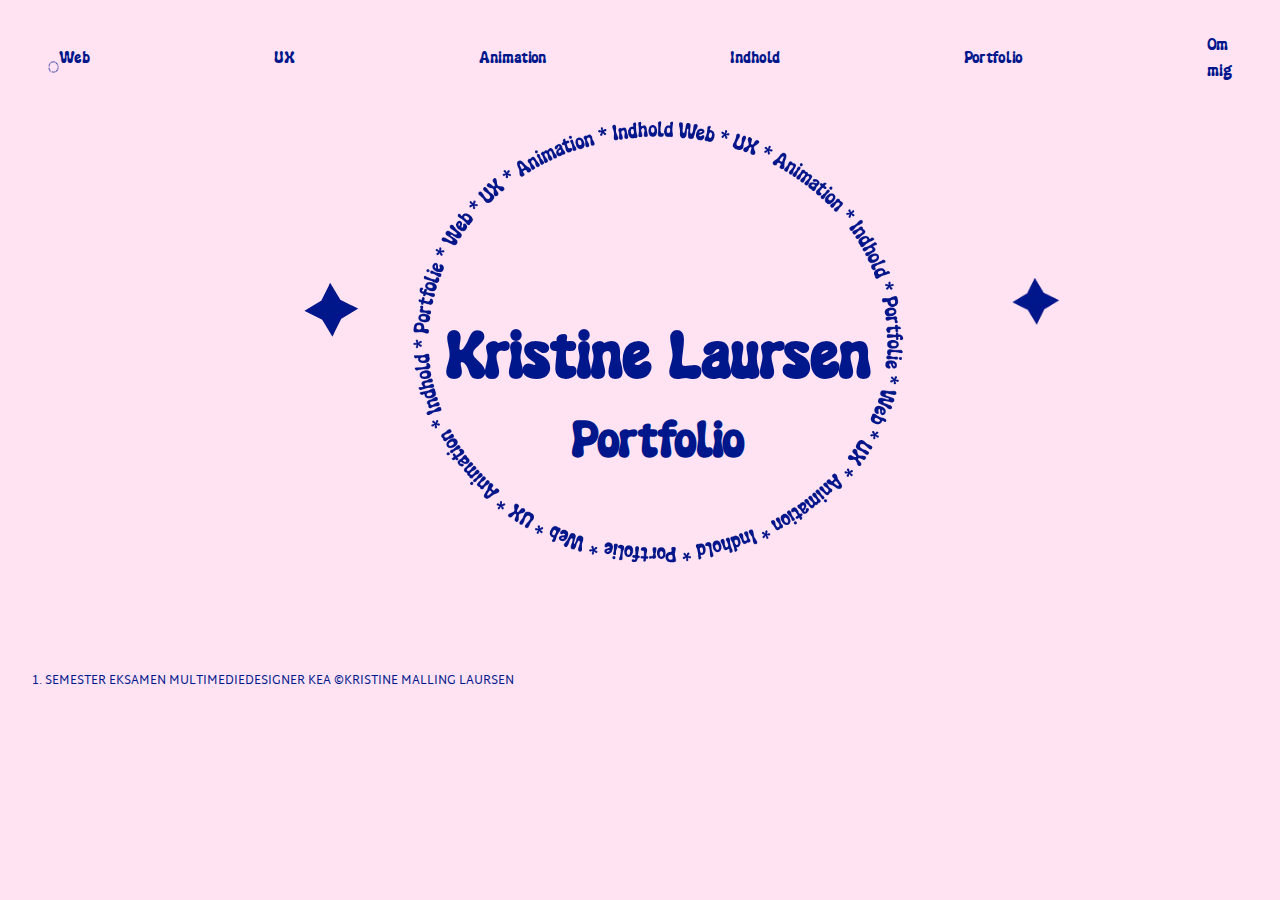
<file: index.html>
<!DOCTYPE html>
<html lang="da">

<head>
    <meta charset="UTF-8">
    <meta http-equiv="X-UA-Compatible" content="IE=edge">
    <meta name="viewport" content="width=device-width, initial-scale=1.0">
    <link rel="stylesheet" href="general.css">
    <link rel="stylesheet" href="style.css">
    <link rel="stylesheet" href="hamburger.css">
    <link rel="icon" type="image/svg" sizes="32x32" href="imgs/favicon.svg">
    <link rel="preconnect" href="https://fonts.googleapis.com">
    <link rel="preconnect" href="https://fonts.gstatic.com" crossorigin>
    <link href="https://fonts.googleapis.com/css2?family=Martel+Sans&display=swap" rel="stylesheet">
    <title>Forside</title>
</head>

<body>
    <header>

        <nav class="navbar">
            <div class="logo2"><a href="index.html"><img src="imgs/logo2-8.webp" alt="Logo til forsiden"></a></div>

            <ul class="nav-menu">
                <li class="nav-item"><a href="portfolio.html#tema2">Web</a></li>
                <li class="nav-item"><a href="portfolio.html#tema3">UX</a></li>
                <li class="nav-item"><a href="portfolio.html#tema4">Animation</a></li>
                <li class="nav-item"><a href="portfolio.html#tema5">Indhold</a></li>
                <li class="nav-item"><a href="portfolio.html">Portfolio</a></li>
                <li class="nav-item"><a href="ommig.html">Om mig</a></li>
            </ul>
            <div class="hamburger">
                <span class="bar"></span>
                <span class="bar"></span>
                <span class="bar"></span>
            </div>
        </nav>
    </header>

    <main>
        <div class="forside1_1_1">
            <div><img class="stjerne" src="imgs/stjerne-8.webp" alt=""></div>
            <div id="forside_container">
                <div class="fh1">
                    <h1 id="forsideh1">Kristine Laursen</h1>
                </div>
                <div>
                    <h1 id="forsideh2">Portfolio</h1>
                </div>
            </div>
            <div class="stjerne1"><img src="imgs/stjerne-8.webp" alt=""></div>
        </div>
        <div class="grid1_1_1">
            <div></div>
            <div class="hide1"><img src="imgs/streg-8.webp" alt=""></div>
        </div>




    </main>
    <footer class="pfoot">
        <p>1. SEMESTER EKSAMEN MULTIMEDIEDESIGNER KEA ©KRISTINE MALLING LAURSEN</p>
    </footer>
    <script src="script.js"></script>
</body>

</html>
</file>
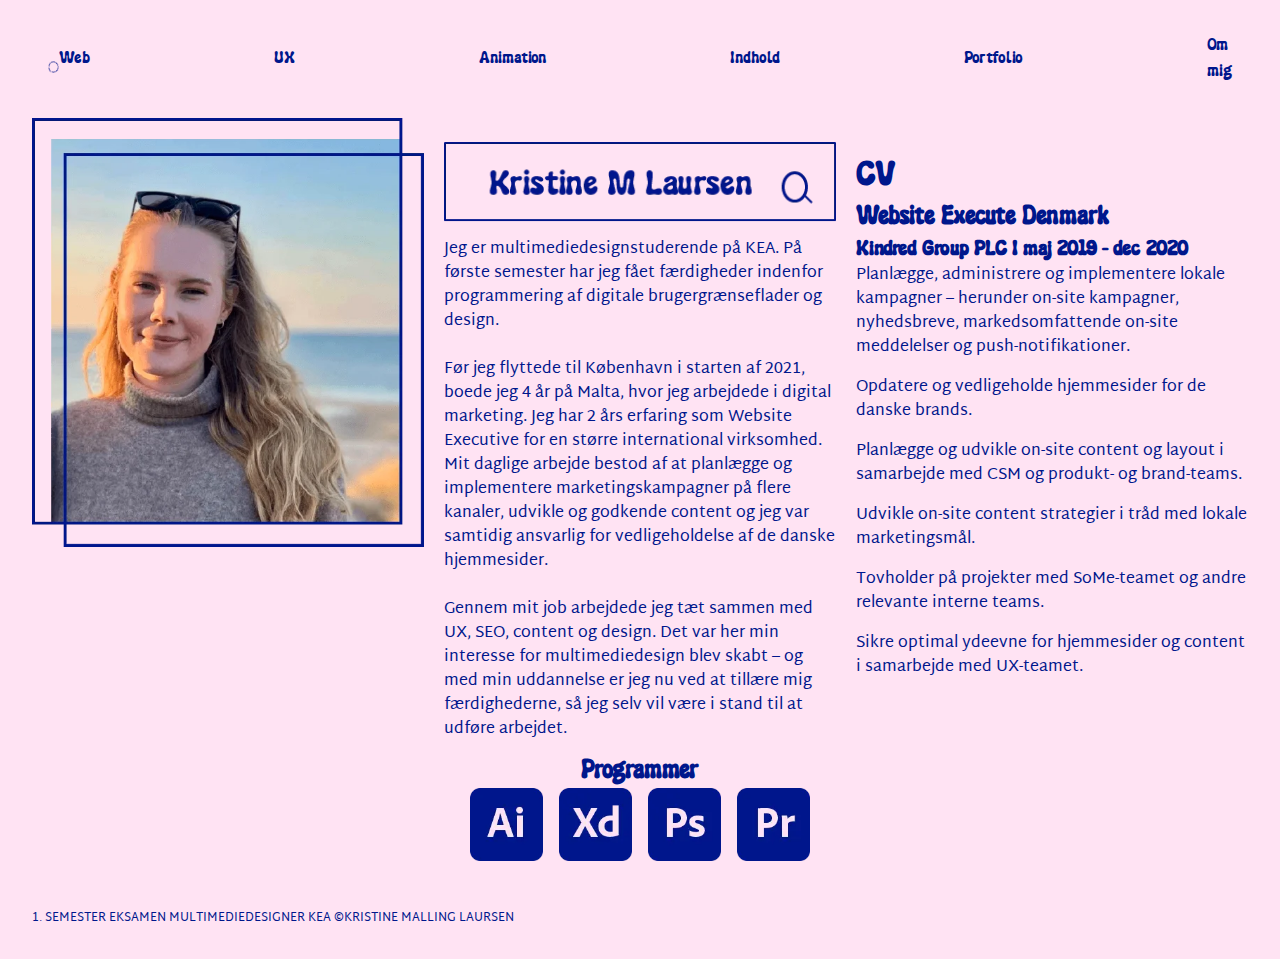
<file: ommig.html>
<!DOCTYPE html>
<html lang="da">

<head>
    <meta charset="UTF-8">
    <meta http-equiv="X-UA-Compatible" content="IE=edge">
    <meta name="viewport" content="width=device-width, initial-scale=1.0">
    <link rel="stylesheet" href="general.css">
    <link rel="stylesheet" href="style.css">
    <link rel="stylesheet" href="hamburger.css">
    <link rel="icon" type="image/svg" sizes="32x32" href="imgs/favicon.svg">
    <link rel="preconnect" href="https://fonts.googleapis.com">
    <link rel="preconnect" href="https://fonts.gstatic.com" crossorigin>
    <link href="https://fonts.googleapis.com/css2?family=Martel+Sans&display=swap" rel="stylesheet">
    <title>Om mig</title>
</head>

<body>
    <header>
        <nav class="navbar">
            <div class="logo2"><a href="index.html"><img src="imgs/logo2-8.webp" alt="Logo til forsiden"></a></div>

            <ul class="nav-menu">
                <li class="nav-item"><a href="portfolio.html#tema2">Web</a></li>
                <li class="nav-item"><a href="portfolio.html#tema3">UX</a></li>
                <li class="nav-item"><a href="portfolio.html#tema4">Animation</a></li>
                <li class="nav-item"><a href="portfolio.html#tema5">Indhold</a></li>
                <li class="nav-item"><a href="portfolio.html">Portfolio</a></li>
                <li class="nav-item"><a href="ommig.html">Om mig</a></li>
            </ul>
            <div class="hamburger">
                <span class="bar"></span>
                <span class="bar"></span>
                <span class="bar"></span>
            </div>
        </nav>
    </header>
    <main>


        <div class="grid1_1_1">
            <div><img src="imgs/potraet-8.webp" alt="Potrætbillede"></div>
            <div>
                <img class="imgsoeg" src="imgs/soeg-8.webp" alt="Kristine M Laursen">

                <p>Jeg er multimediedesignstuderende på KEA. På første semester har jeg fået færdigheder indenfor
                    programmering af digitale
                    brugergrænseflader og design. <br><br>
                    Før jeg flyttede til København i starten af 2021, boede jeg 4 år på Malta, hvor jeg arbejdede i
                    digital marketing. Jeg
                    har 2 års erfaring som Website Executive for en større international virksomhed.
                    Mit daglige arbejde bestod af at planlægge og implementere marketingskampagner på flere kanaler,
                    udvikle og godkende
                    content og jeg var samtidig ansvarlig for vedligeholdelse af de danske hjemmesider. <br><br>
                    Gennem mit job arbejdede jeg tæt sammen med UX, SEO, content og design. Det var her min interesse
                    for multimediedesign blev skabt – og med min uddannelse er jeg nu ved at tillære mig
                    færdighederne, så jeg selv vil være i stand til at udføre arbejdet.
                </p>
            </div>
            <div>
                <h2 class="h2om">CV</h2>
                <h3>Website Execute Denmark</h3>
                <p class="pom">Kindred Group PLC I maj 2019 - dec 2020 </p>
                <ul>
                    <li>Planlægge, administrere og implementere lokale kampagner – herunder on-site kampagner,
                        nyhedsbreve, markedsomfattende on-site meddelelser og push-notifikationer.</li>
                    <li>Opdatere og vedligeholde hjemmesider for de danske brands.</li>
                    <li>Planlægge og udvikle on-site content og layout i samarbejde med CSM og produkt- og brand-teams.
                    </li>
                    <li>Udvikle on-site content strategier i tråd med lokale marketingsmål.</li>
                    <li>Tovholder på projekter med SoMe-teamet og andre relevante interne teams.</li>
                    <li>Sikre optimal ydeevne for hjemmesider og content i samarbejde med UX-teamet.</li>
                </ul>
            </div>
        </div>


        <div>
            <div>
                <h3 class="h3om">Programmer</h3>
            </div>
            <div class="grid1_1_1_1">
                <div class="imgai"><img src="imgs/ai-8.webp" alt="Adobe Illustrator"></div>
                <div class="imgai"><img src="imgs/xd-8.webp" alt="Adobe XD"></div>
                <div class="imgai"><img src="imgs/ps-8.webp" alt="Photoshop"></div>
                <div class="imgai"><img src="imgs/pr-8.webp" alt="Premier Pro"></div>
            </div>
        </div>


    </main>
    <footer class="pfoot">
        <p>1. SEMESTER EKSAMEN MULTIMEDIEDESIGNER KEA ©KRISTINE MALLING LAURSEN</p>
    </footer>
    <script src="script.js"></script>
</body>

</html>
</file>
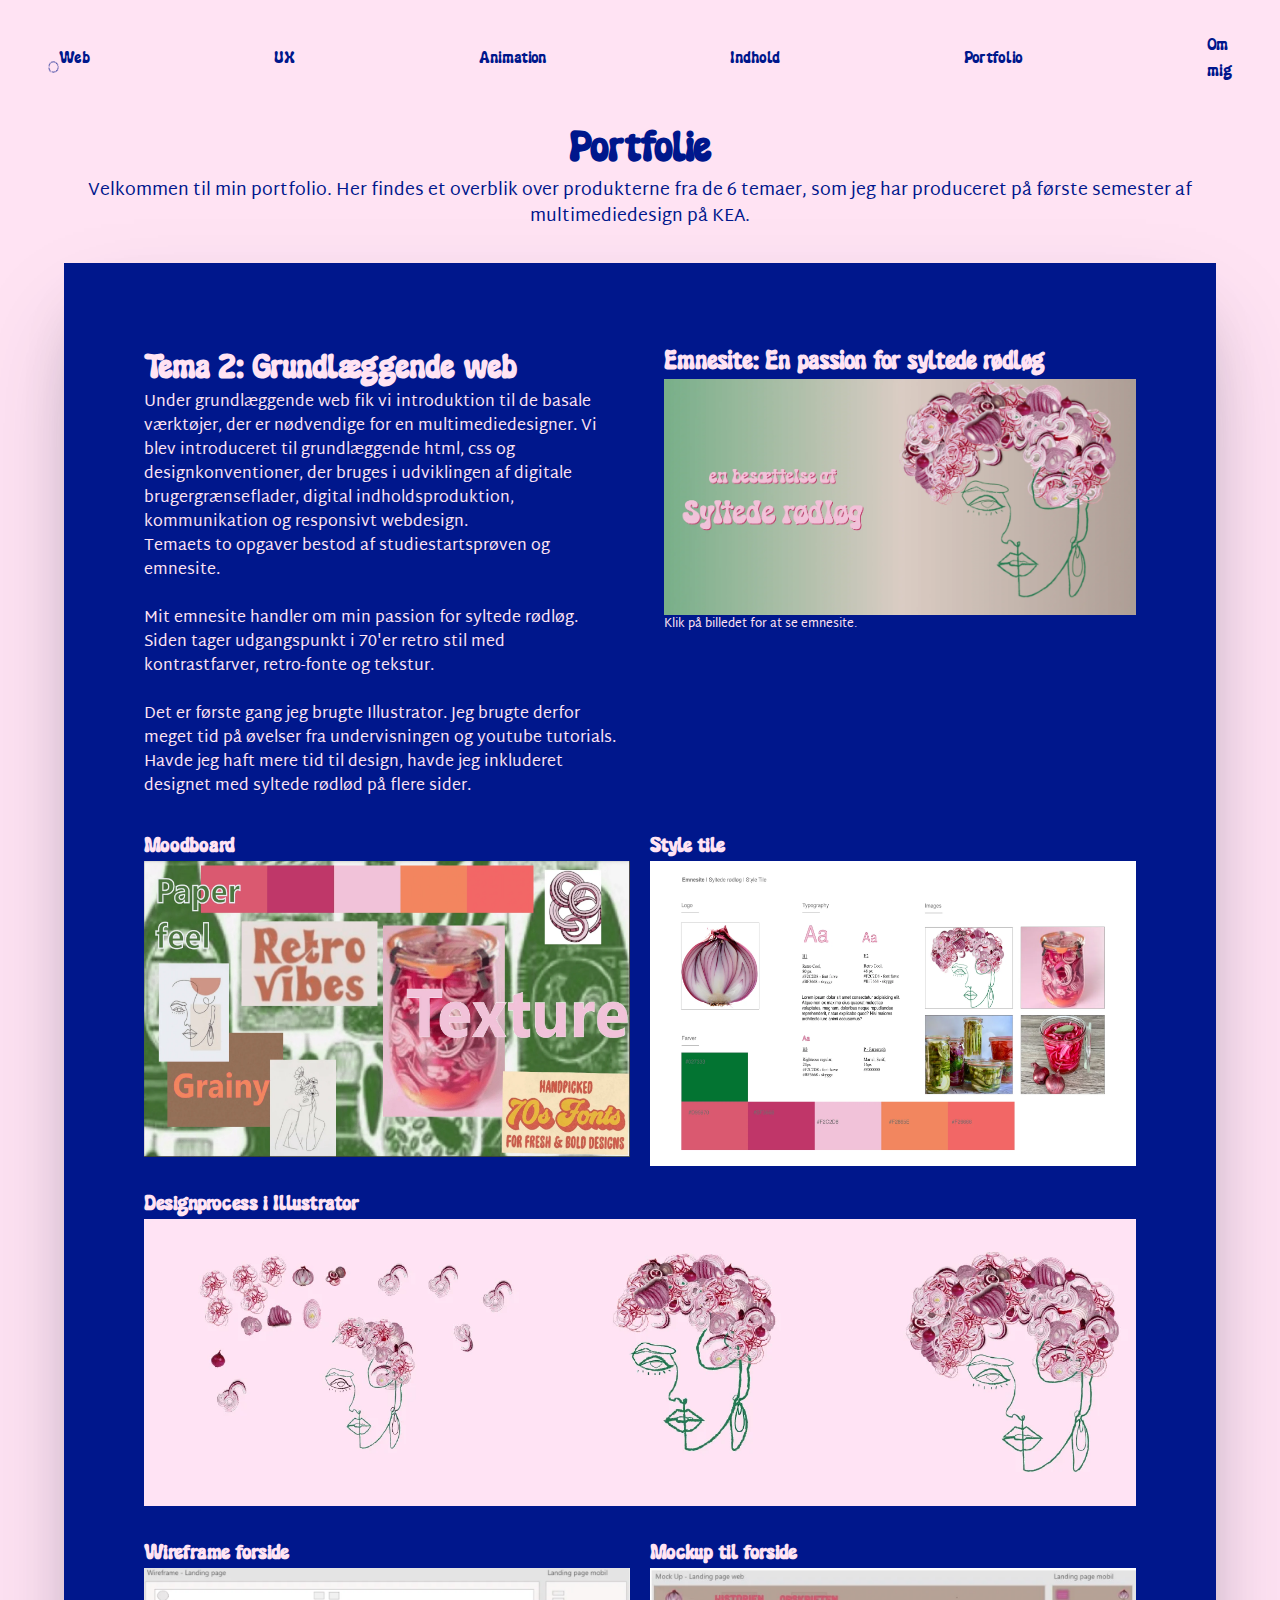
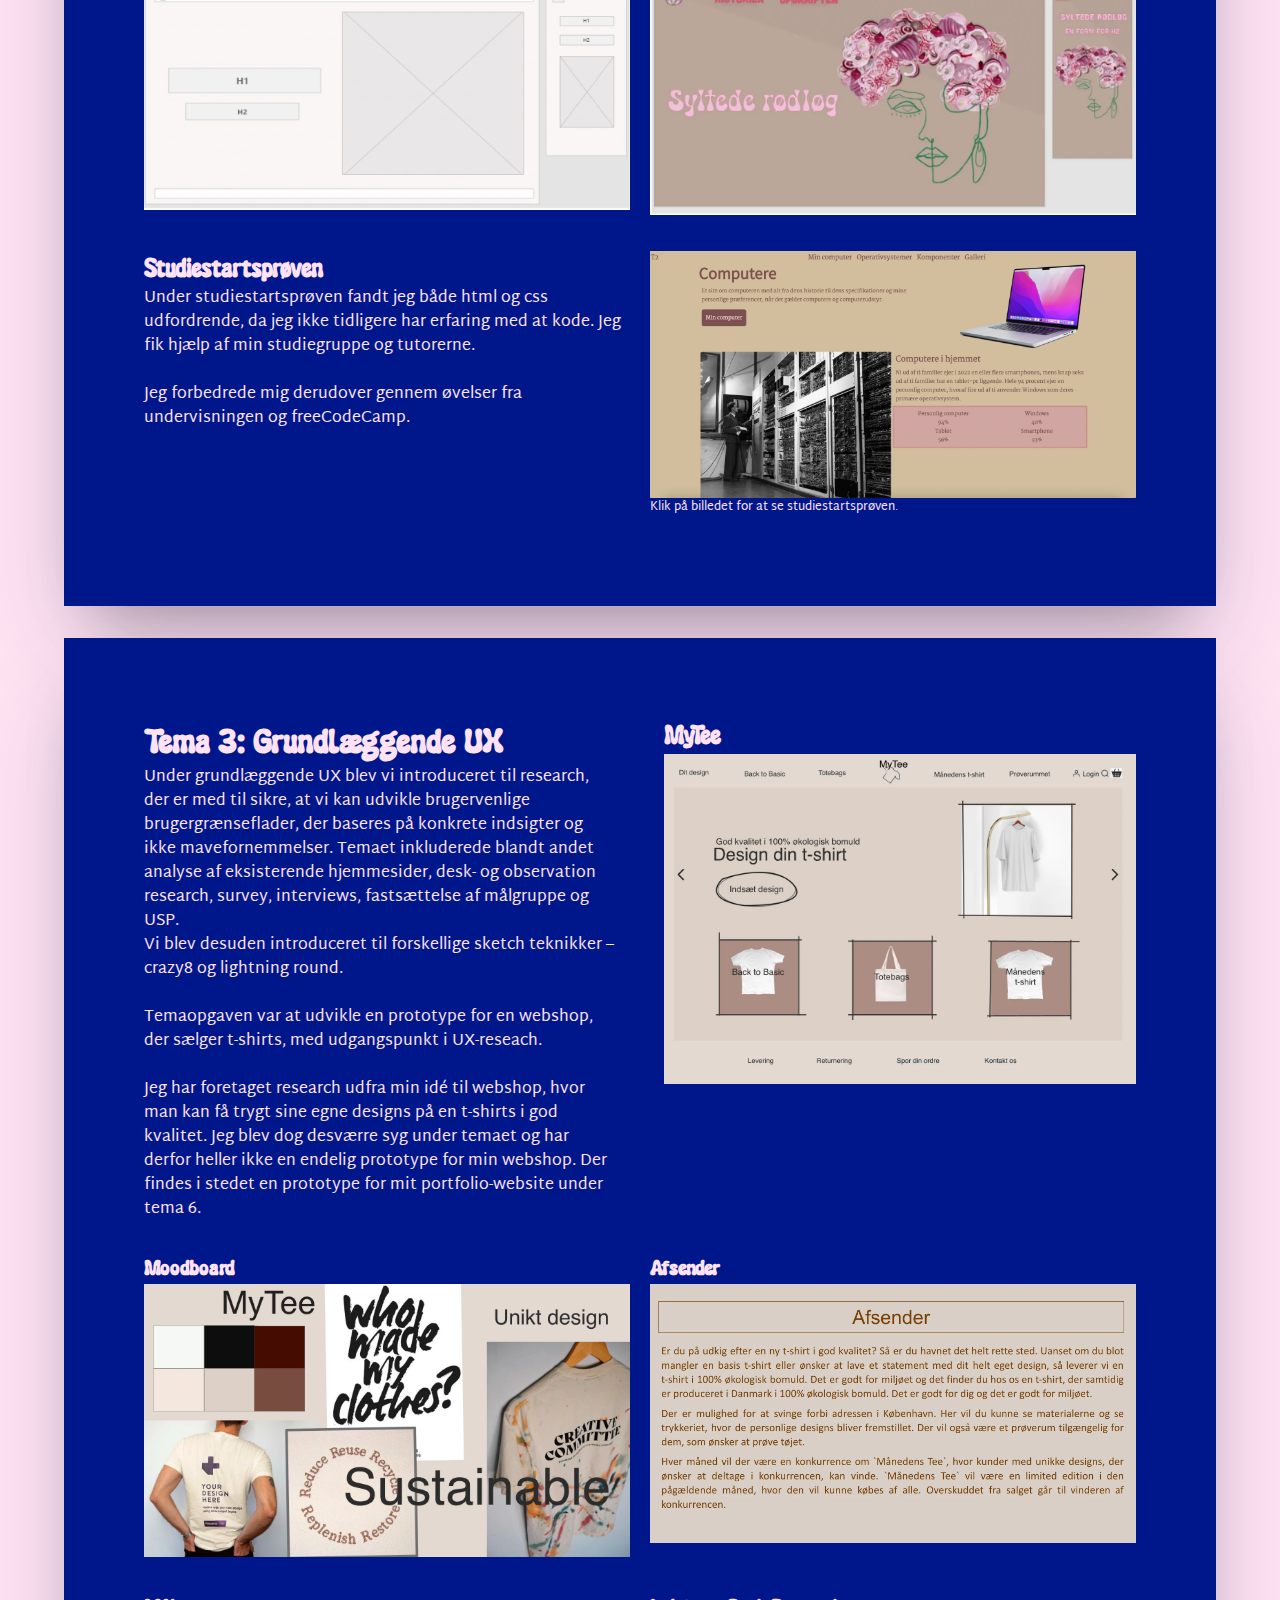
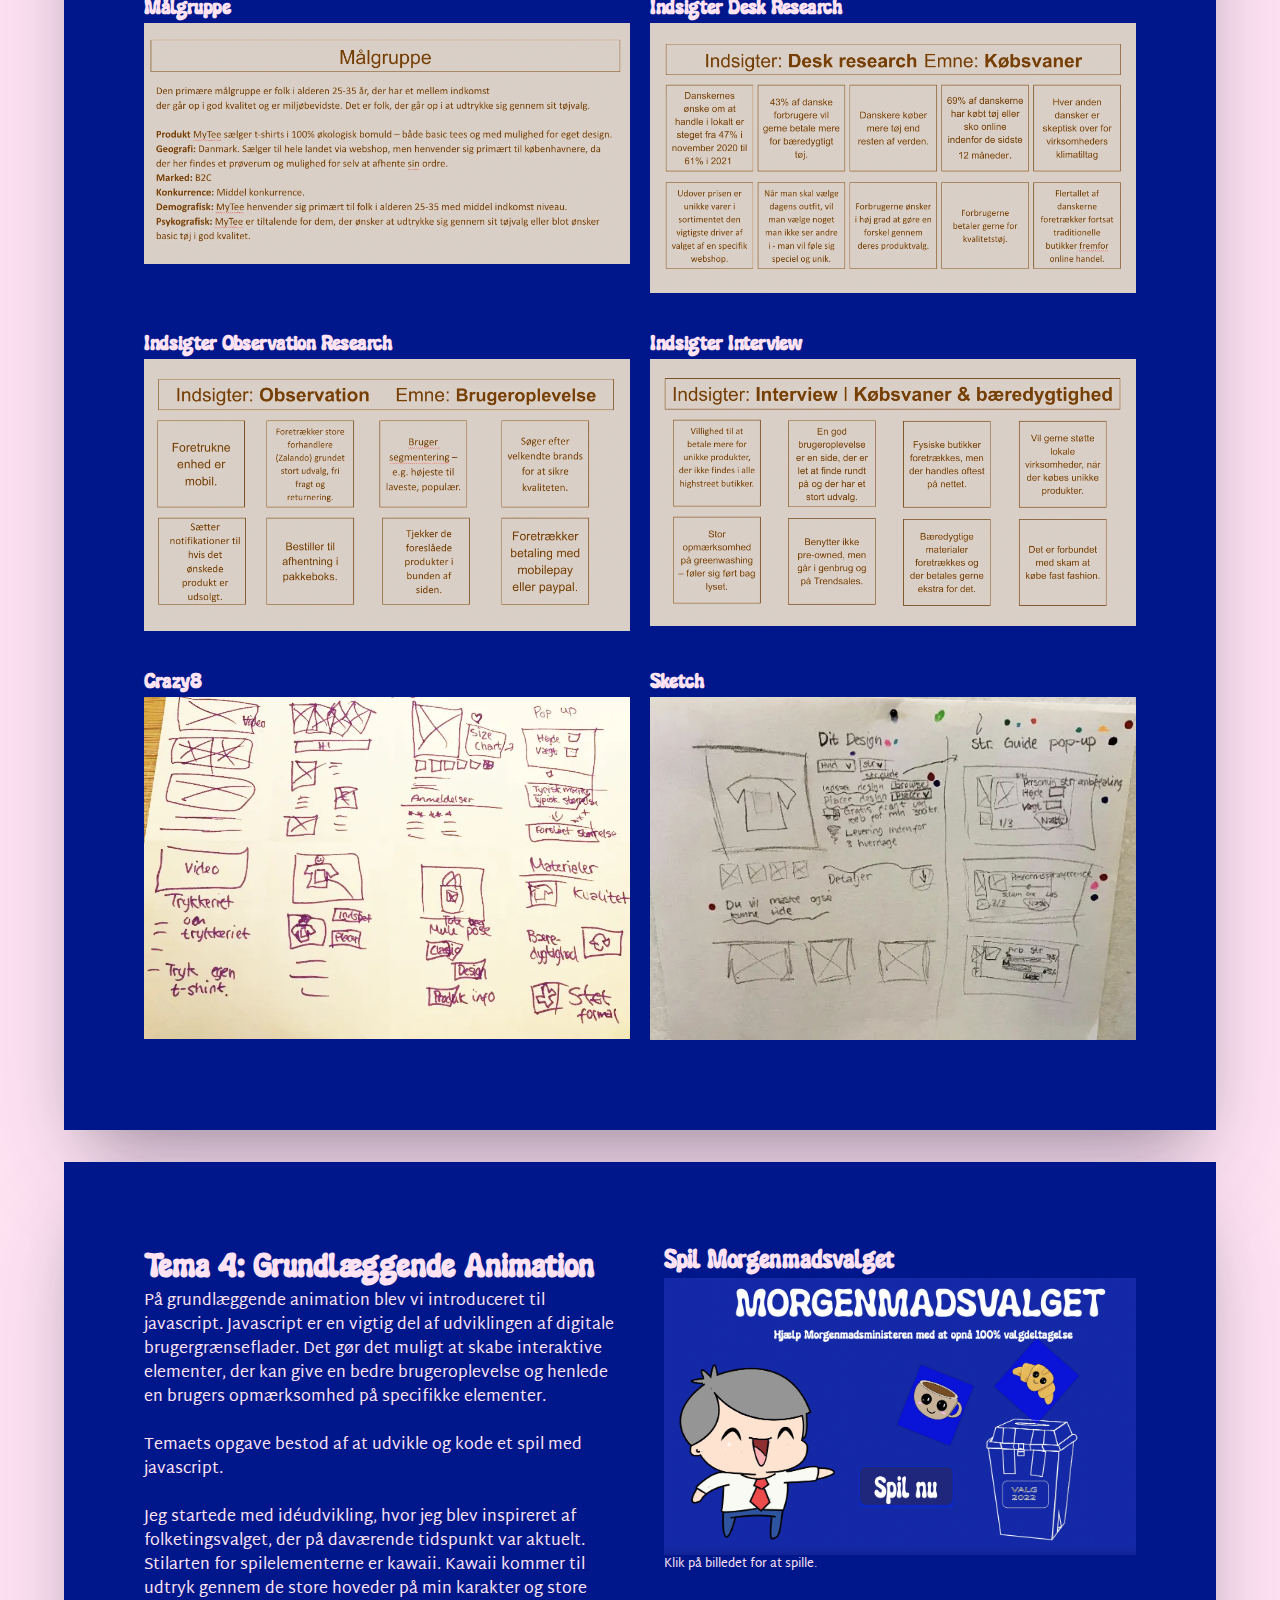
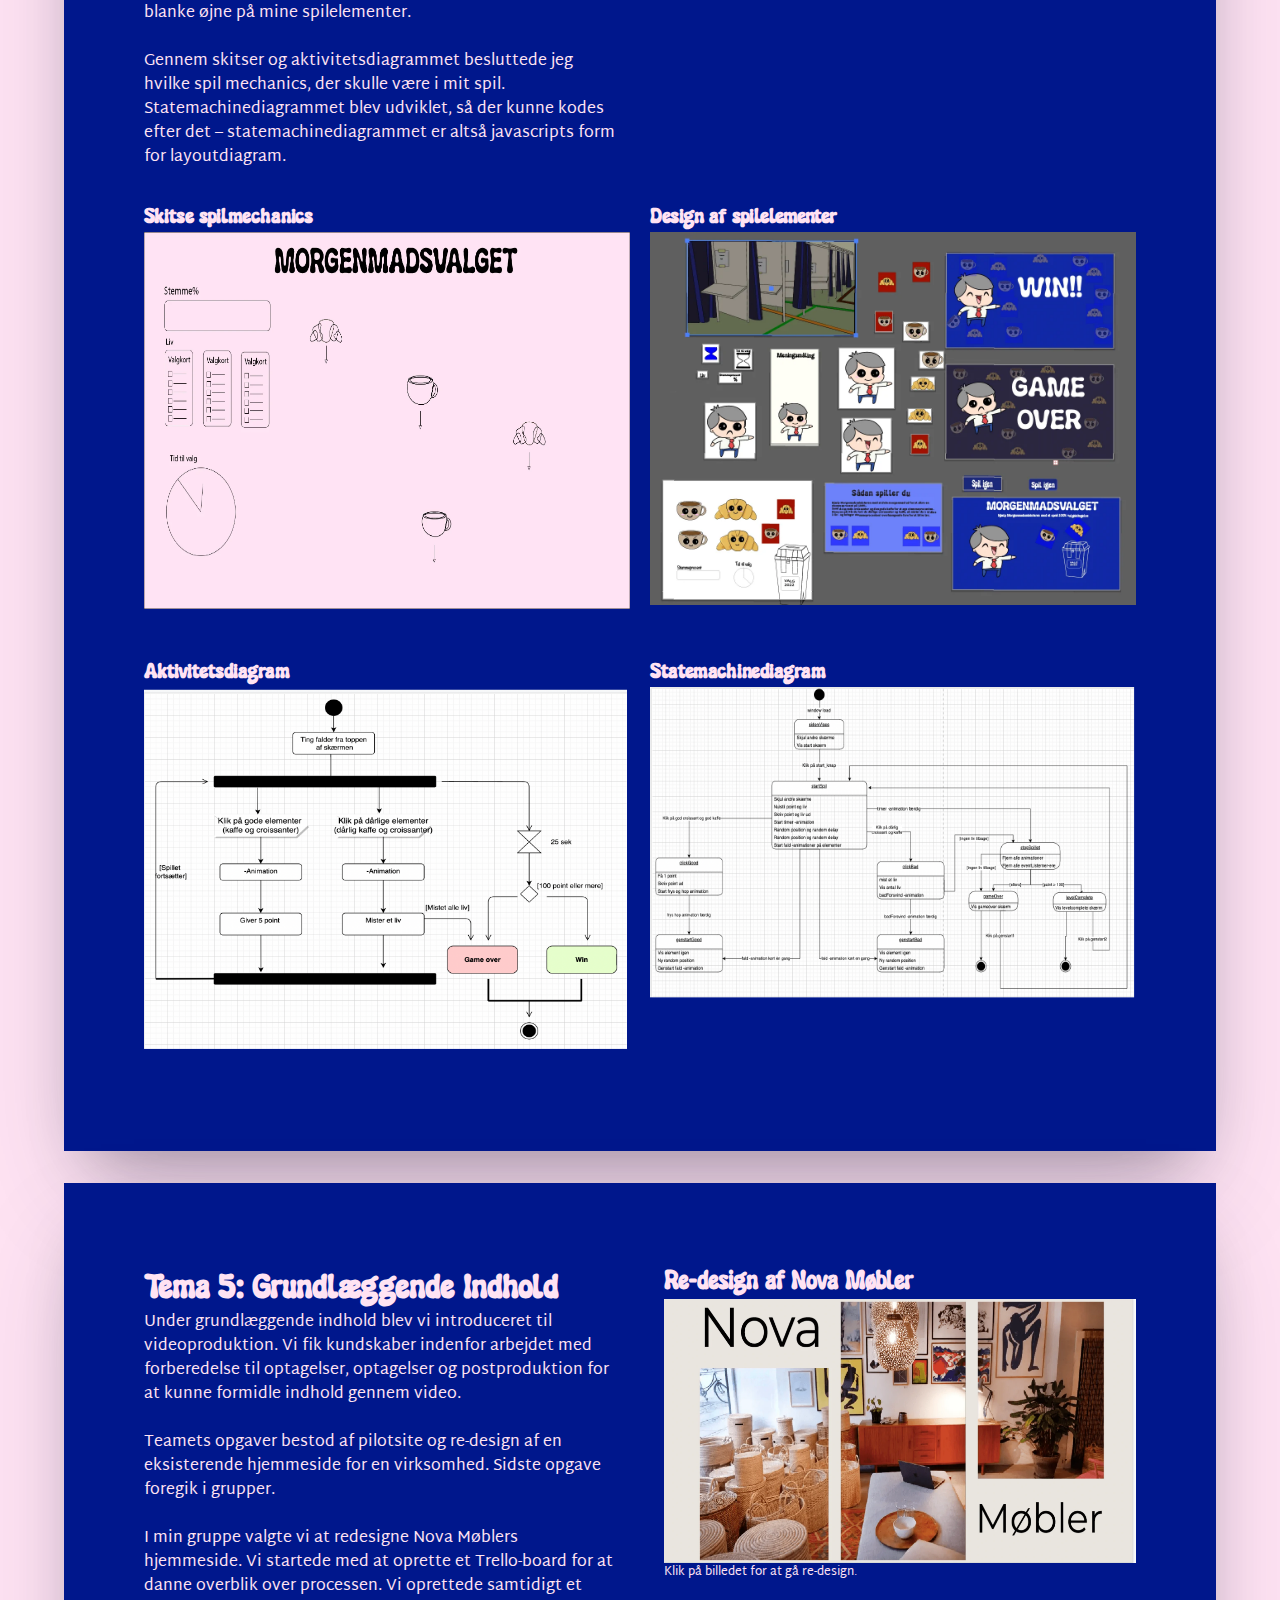
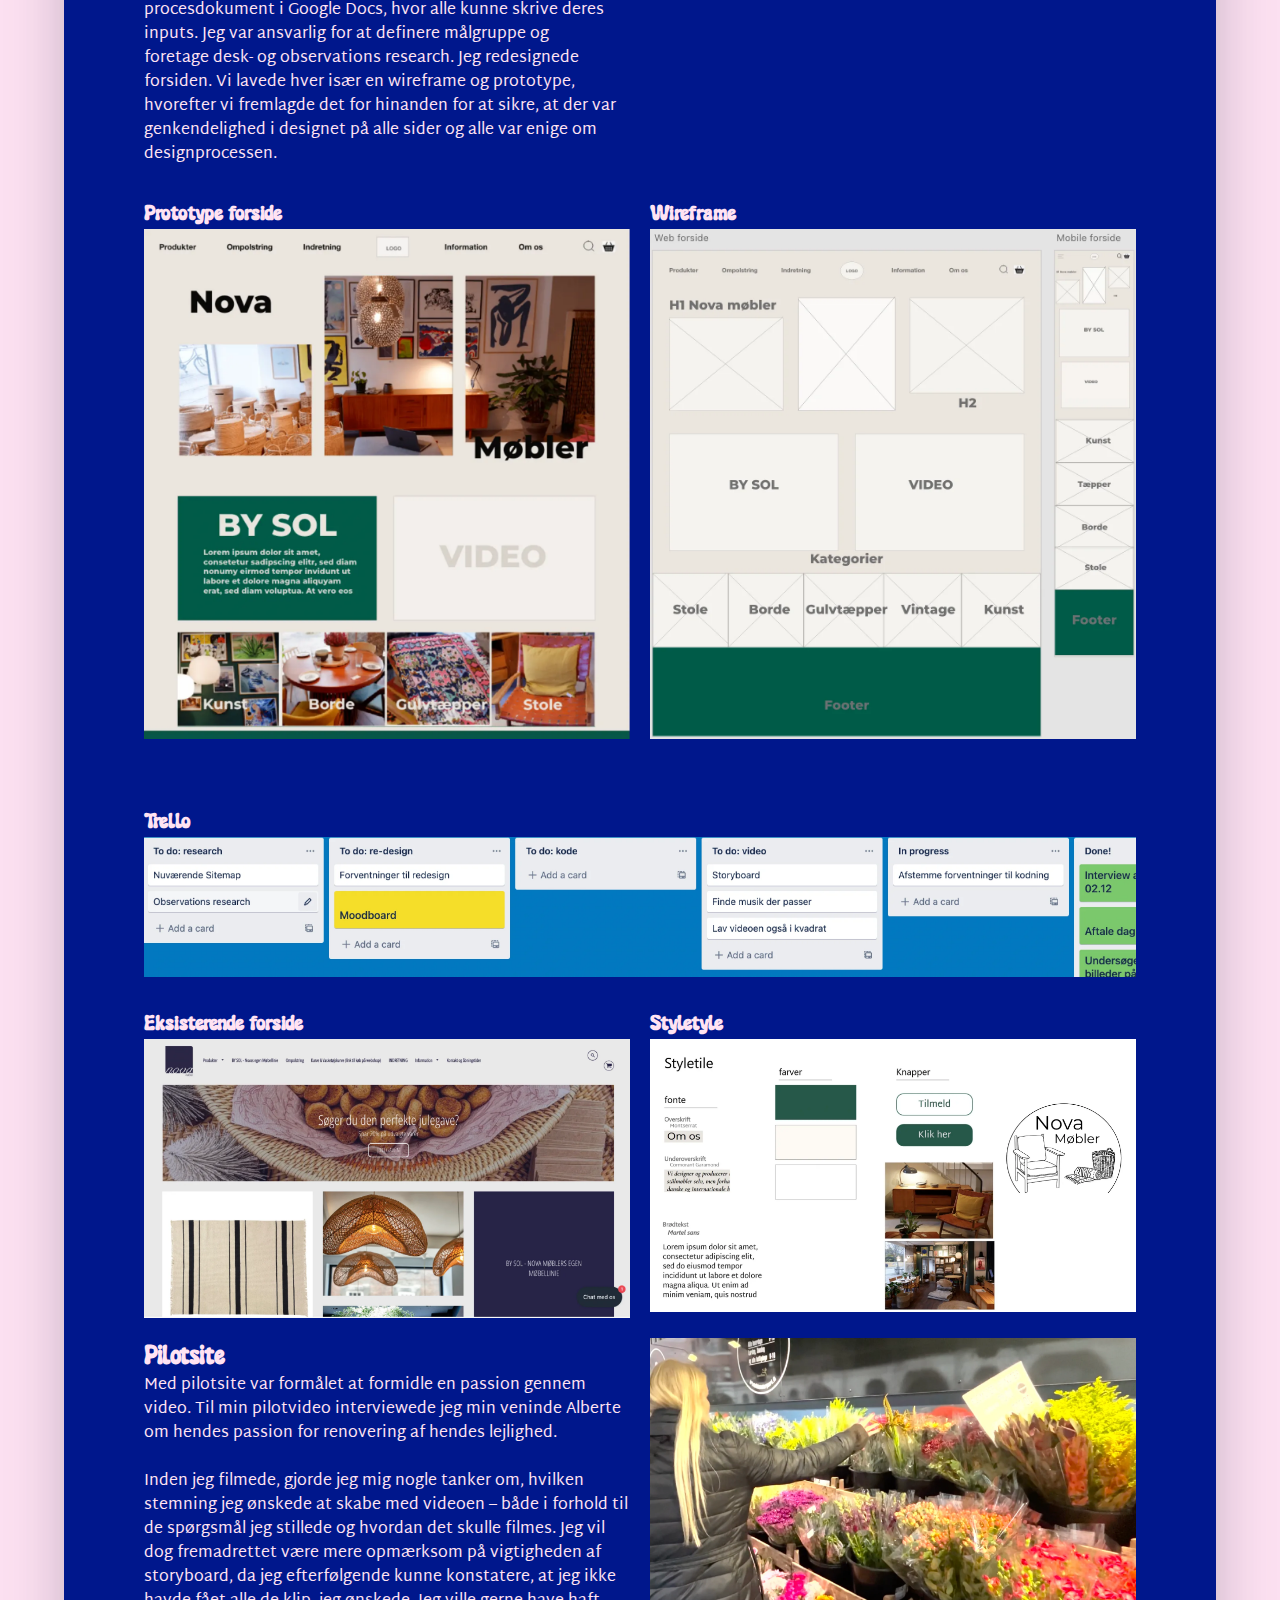
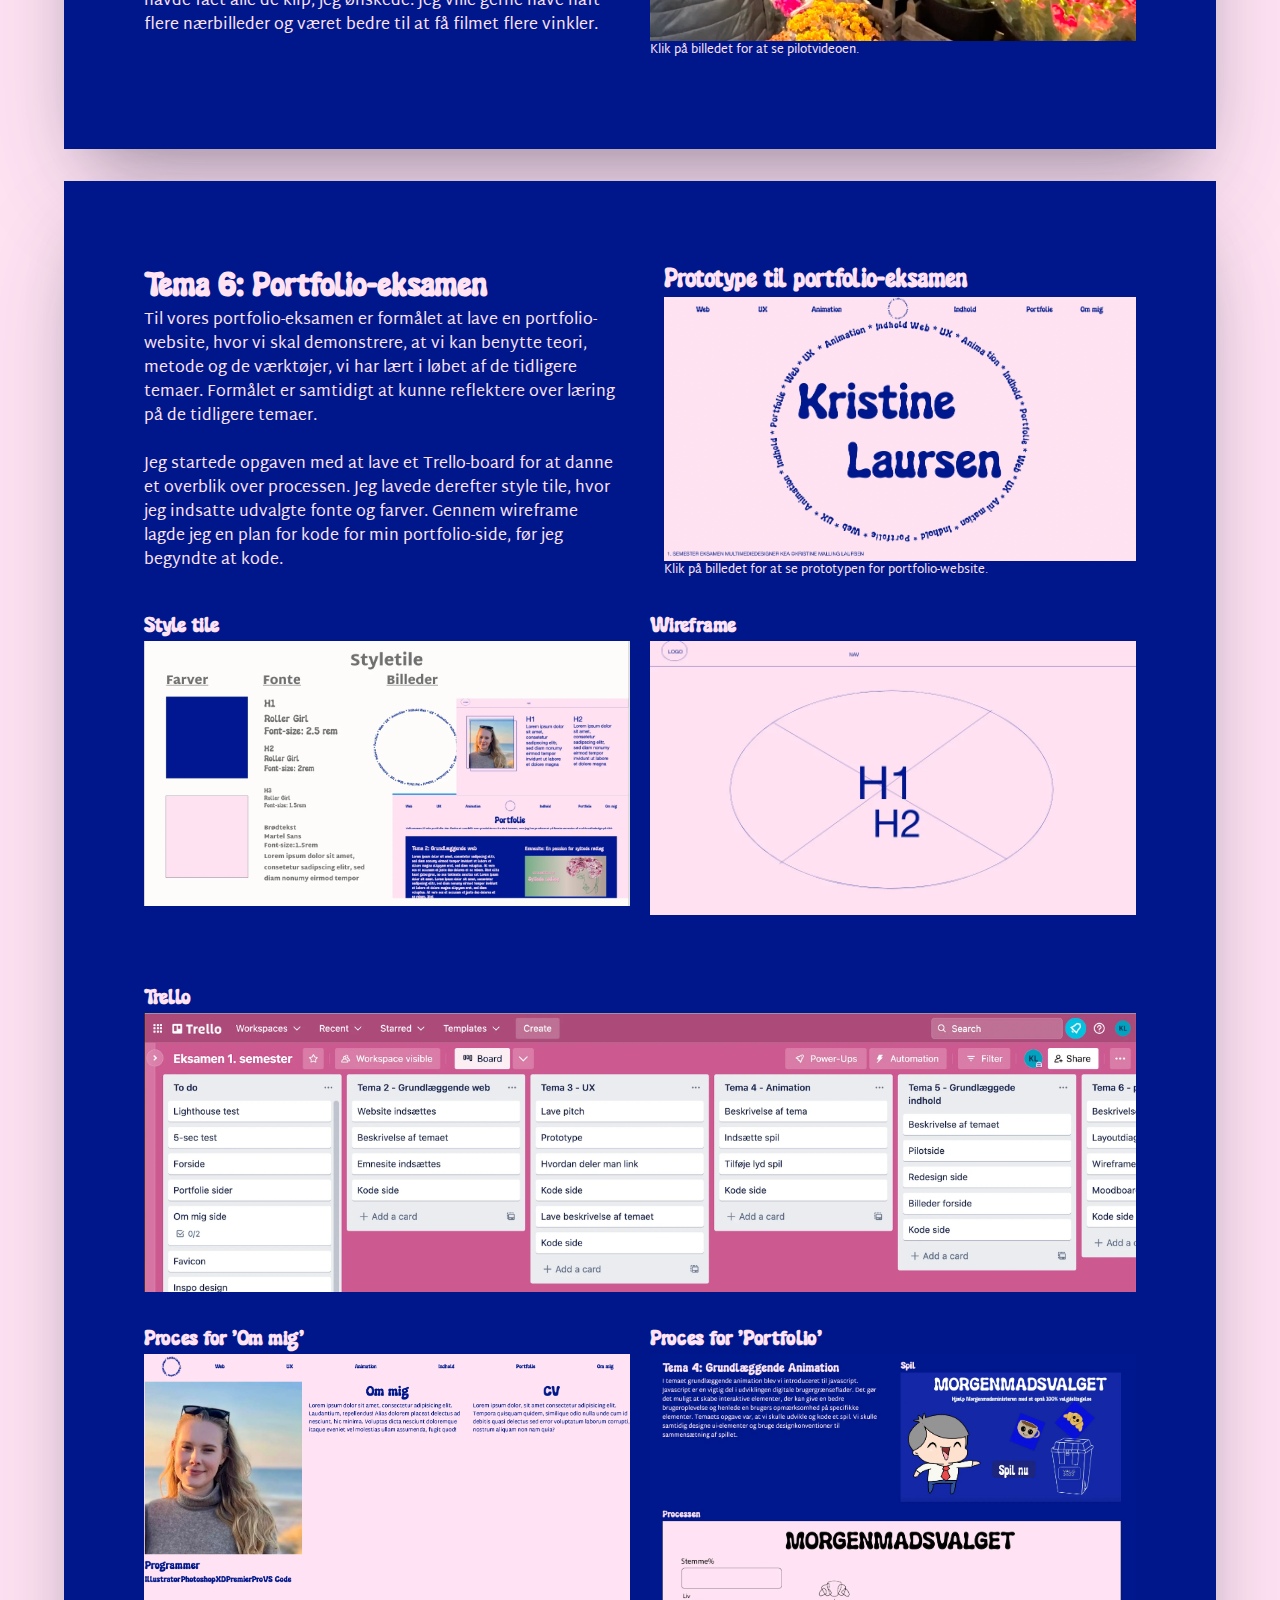
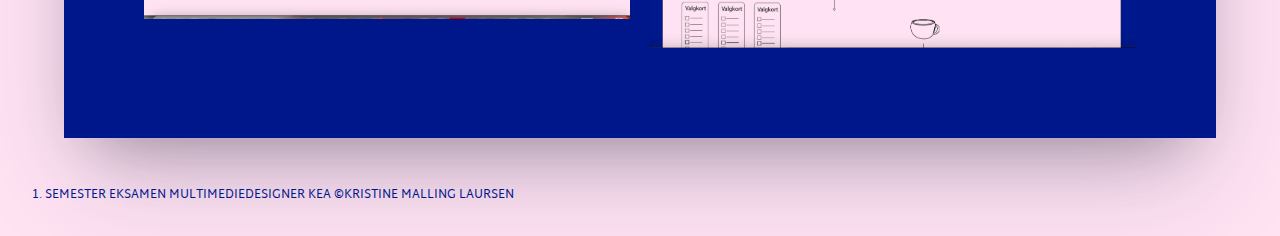
<file: portfolie.html>
<!DOCTYPE html>
<html lang="da">

<head>
    <meta charset="UTF-8">
    <meta http-equiv="X-UA-Compatible" content="IE=edge">
    <meta name="viewport" content="width=device-width, initial-scale=1.0">
    <link rel="stylesheet" href="general.css">
    <link rel="stylesheet" href="style.css">
    <link rel="stylesheet" href="hamburger.css">
    <link rel="icon" type="image/svg" sizes="32x32" href="imgs/favicon.svg">
    <link rel="preconnect" href="https://fonts.googleapis.com">
    <link rel="preconnect" href="https://fonts.gstatic.com" crossorigin>
    <link href="https://fonts.googleapis.com/css2?family=Martel+Sans&display=swap" rel="stylesheet">
    <title>Portfolio</title>
</head>

<body>
    <header>
        <nav class="navbar">
            <div class="logo2"><a href="index.html"><img src="imgs/logo2-8.webp" alt="Logo til forsiden"></a></div>

            <ul class="nav-menu">
                <li class="nav-item"><a href="portfolie.html#tema2">Web</a></li>
                <li class="nav-item"><a href="portfolie.html#tema3">UX</a></li>
                <li class="nav-item"><a href="portfolie.html#tema4">Animation</a></li>
                <li class="nav-item"><a href="portfolie.html#tema5">Indhold</a></li>
                <li class="nav-item"><a href="portfolie.html">Portfolio</a></li>
                <li class="nav-item"><a href="ommig.html">Om mig</a></li>
            </ul>
            <div class="hamburger">
                <span class="bar"></span>
                <span class="bar"></span>
                <span class="bar"></span>
            </div>
        </nav>
    </header>
    <main>
        <h1>Portfolie</h1>
        <p class="pport">Velkommen til min portfolio. Her findes et overblik over produkterne fra de 6 temaer, som jeg
            har produceret på første semester af multimediedesign på KEA.</p>

        <div class="bluebox" id="tema2">
            <div class="tema">
                <div>
                    <h2 class="h3pink">Tema 2: Grundlæggende web</h2>
                    <p class="order ppink">Under grundlæggende web fik vi introduktion til de basale værktøjer, der er
                        nødvendige for en multimediedesigner.
                        Vi blev introduceret til grundlæggende html, css og designkonventioner, der bruges i udviklingen
                        af digitale
                        brugergrænseflader, digital indholdsproduktion, kommunikation og responsivt webdesign. <br>
                        Temaets to opgaver bestod af studiestartsprøven og emnesite.
                        <br><br>
                        Mit emnesite handler om min passion for syltede rødløg. Siden tager udgangspunkt i 70'er retro
                        stil med kontrastfarver, retro-fonte og tekstur. <br><br> Det
                        er første gang jeg brugte Illustrator. Jeg brugte derfor meget tid på øvelser fra undervisningen
                        og youtube tutorials.
                        Havde jeg haft mere tid til design, havde jeg inkluderet designet med syltede rødlød på flere
                        sider.
                    </p>
                </div>
                <div>
                    <h3 class="h3pink">Emnesite: En passion for syltede rødløg</h3>
                    <a class="imglink" href="https://kristinemalling.dk/kea/02_web/02_emnesite/emnesite/index.html"><img
                            src="imgs/emneforside.webp" alt="Link til emnesite"></a>
                    <p class="plink">Klik på billedet for at se emnesite.</p>
                </div>

            </div>

            <div class="grid1_1">
                <div class="imgporto">
                    <p class="pporto">Moodboard</p>
                    <p class="ppink"></p>
                    <img src="imgs/moodboardemne-8.webp" alt="Moodboard til emnesite">
                </div>
                <div class="imgporto">
                    <p class="pporto">Style tile</p>
                    <img class="styleemne" src="imgs/styletileemne.webp" alt="Styletyle emnesite">
                </div>
            </div>

            <div>
                <p class="pporto">Designprocess i Illustrator</p>
                <img class="imgporto" src="imgs/designemne_1-8.webp" alt="Designprocess emnesite">
            </div>

            <div class="grid1_1">
                <div class="imgporto">
                    <p class="pporto">Wireframe forside</p>
                    <img src="imgs/wireemne.webp" alt="Wireframe emnesite forside">
                </div>
                <div>
                    <p class="pporto">Mockup til forside</p>
                    <img class="imgporto" src="imgs/mockupemne.webp" alt="Mockup emnesite">
                </div>

                <div>
                    <h3 class="ppink">Studiestartsprøven</h3>
                    <p class="ppink order">Under studiestartsprøven fandt jeg både html og css udfordrende, da jeg ikke
                        tidligere har erfaring med at kode. Jeg fik hjælp af min studiegruppe og tutorerne.
                        <br><br> Jeg forbedrede mig
                        derudover gennem øvelser fra
                        undervisningen og freeCodeCamp.
                    </p>
                </div>

                <div><a class="imglink" href="https://kristinemalling.dk/kea/02_web/01_website/website/index.html"><img
                            src="imgs/studiestarts.webp" alt="Link til studiestartsprøven"></a>
                    <p class="plink">Klik på billedet for at se studiestartsprøven.</p>
                </div>
            </div>
        </div>


        <div class="bluebox" id="tema3">
            <div class="tema">
                <div>
                    <h2 class="h3pink">Tema 3: Grundlæggende UX</h2>
                    <p class="order ppink">Under grundlæggende UX blev vi introduceret til research, der er med til
                        sikre, at vi kan udvikle brugervenlige
                        brugergrænseflader, der baseres på konkrete indsigter og ikke mavefornemmelser. Temaet
                        inkluderede blandt andet analyse af
                        eksisterende hjemmesider, desk- og observation research, survey, interviews, fastsættelse af
                        målgruppe og USP.
                        <br>
                        Vi blev desuden introduceret til forskellige sketch teknikker – crazy8 og lightning round.
                        <br><br>
                        Temaopgaven var at udvikle en prototype for en webshop, der sælger t-shirts, med udgangspunkt i
                        UX-reseach.
                        <br><br>
                        Jeg har foretaget research udfra min idé til webshop, hvor man kan få trygt sine egne designs på
                        en
                        t-shirts i god kvalitet. Jeg blev dog desværre syg under temaet og har derfor heller ikke en
                        endelig prototype for min
                        webshop. Der findes i stedet en prototype for mit portfolio-website under tema 6.
                    </p>
                </div>
                <div>
                    <h3 class="h3pink">MyTee</h3>
                    <img src="imgs/uxproto.webp" alt="Forside til prototype">
                </div>
            </div>



            <div class="grid1_1">
                <div class="imgproto">
                    <p class="pporto">Moodboard</p>
                    <img src="imgs/moodux.webp" alt="Moodboard">
                </div>
                <div class="imgproto">
                    <p class="pporto">Afsender</p>
                    <img src="imgs/afsender.webp" alt="Afsender: MyTee ">
                </div>
                <div class="imgproto">
                    <p class="pporto">Målgruppe</p>
                    <img src="imgs/maalgruppe.webp" alt="Målgruppe ">
                </div>
                <div class="imgproto">
                    <p class="pporto">Indsigter Desk Research</p>
                    <img src="imgs/desk.webp" alt="Indsigter desk research">
                </div>
                <div class="imgproto">
                    <p class="pporto">Indsigter Observation Research</p>
                    <img src="imgs/observation.webp" alt="Indsigter observations research">
                </div>
                <div class="imgproto">
                    <p class="pporto">Indsigter Interview</p>
                    <img src="imgs/interview.webp" alt="Indsigter fra interview">
                </div>
                <div class="imgproto">
                    <p class="pporto">Crazy8</p>
                    <img src="imgs/crazy8.webp" alt="Crazy 8 skitser">
                </div>
                <div class="imgproto">
                    <p class="pporto">Sketch</p>
                    <img src="imgs/sketch2.webp" alt="Sketch til UX">
                </div>


            </div>
        </div>


        <div class="bluebox" id="tema4">
            <div class="tema">
                <div>
                    <h2 class="h3pink">Tema 4: Grundlæggende Animation</h2>
                    <p class="order ppink">På grundlæggende animation blev vi introduceret til javascript. Javascript er
                        en vigtig del af udviklingen af digitale
                        brugergrænseflader. Det gør det muligt at skabe interaktive elementer, der kan give en bedre
                        brugeroplevelse og henlede
                        en brugers opmærksomhed på specifikke elementer.
                        <br><br>
                        Temaets opgave bestod af at udvikle og kode et spil med javascript.
                        <br><br>
                        Jeg startede med idéudvikling, hvor jeg blev inspireret af folketingsvalget, der på daværende
                        tidspunkt var aktuelt.
                        Stilarten for spilelementerne er kawaii. Kawaii kommer til udtryk
                        gennem de store hoveder på min karakter og store blanke øjne på mine spilelementer.
                        <br><br>
                        Gennem skitser og aktivitetsdiagrammet besluttede jeg hvilke spil mechanics, der skulle være i
                        mit spil.
                        Statemachinediagrammet blev udviklet, så der kunne kodes efter det – statemachinediagrammet er
                        altså javascripts form
                        for layoutdiagram.

                    </p>
                </div>
                <div>
                    <h3 class="h3pink">Spil Morgenmadsvalget</h3>
                    <a class="imglink" href="http://kristinemalling.dk/kea/04_animation/website/spil.html"><img
                            src="imgs/spil.webp" alt="Link til spil"></a>
                    <p class="plink">Klik på billedet for at spille.</p>
                </div>
            </div>


            <div class="grid1_1">
                <div class="imgporto">
                    <p class="pporto">Skitse spilmechanics</p>
                    <img class="imgskitse" src="imgs/skitsespil-8.webp" alt="Skitse over spilmechanics">
                </div>
                <div class="imgporto">
                    <p class="pporto">Design af spilelementer</p>
                    <img src="imgs/designanimation.webp" alt="Overblik over design af spilelementer">
                </div>
                <div class="imgporto">
                    <p class="pporto">Aktivitetsdiagram</p>
                    <img class="imgaktiv" src="imgs/aktivitetsdiagram.svg" alt="Aktivitetsdiagram til spil">
                </div>
                <div class="imgporto">
                    <p class="pporto">Statemachinediagram</p>
                    <img src="imgs/statemachinediagram.svg" alt="State machine diagram til spil">
                </div>
            </div>
        </div>

        <div class="bluebox" id="tema5">
            <div class="tema">
                <div>
                    <h2 class="h3pink">Tema 5: Grundlæggende Indhold</h2>
                    <p class="order ppink">Under grundlæggende indhold blev vi introduceret til videoproduktion. Vi fik
                        kundskaber indenfor arbejdet med
                        forberedelse til optagelser, optagelser og postproduktion for at kunne formidle indhold gennem
                        video.
                        <br><br>
                        Teamets opgaver bestod af pilotsite og re-design af en eksisterende hjemmeside for en
                        virksomhed. Sidste opgave foregik
                        i grupper.
                        <br><br>
                        I min gruppe valgte vi at redesigne Nova Møblers hjemmeside. Vi startede med at oprette et
                        Trello-board for at danne overblik
                        over processen. Vi oprettede samtidigt et procesdokument i Google Docs, hvor alle kunne skrive
                        deres inputs.
                        Jeg var ansvarlig for at definere målgruppe og foretage desk- og observations research.
                        Jeg redesignede forsiden. Vi lavede hver især en wireframe og prototype, hvorefter vi fremlagde
                        det for hinanden for at
                        sikre, at der var genkendelighed i designet på alle sider og alle var enige om designprocessen.
                    </p>
                </div>
                <div>
                    <h3 class="h3pink">Re-design af Nova Møbler</h3>
                    <a class="imglink"
                        href="https://anah0116.github.io/redesign/index.html?fbclid=IwAR0W9nzUjNmqEOOlPhowPrPcq5JL750Xxwn0wl8zhuokPEd6Xm_YjHjvazQ"><img
                            src="imgs/forsideredesign.webp" alt="Link til re-design"></a>
                    <p class="plink">Klik på billedet for at gå re-design.</p>
                </div>
            </div>


            <div class="grid1_1">
                <div class="imgporto">
                    <p class="pporto">Prototype forside</p>
                    <img src="imgs/protonova.webp" alt="Prototype forside Nova Møbler">
                </div>
                <div class="imgporto">
                    <p class="pporto">Wireframe</p>
                    <img src="imgs/wireframenova.webp" alt="Wireframe til redesign af Nova Møbler">
                </div>
                <div class="imgporto">
                </div>
            </div>
            <div class="imgporto">
                <p class="pporto">Trello</p>
                <img src="imgs/trellonova.webp" alt="Trelloboard til redesign af Nova Møbler">
            </div>
            <div class="grid1_1">
                <div>
                    <p class="pporto">Eksisterende forside</p>
                    <img src="imgs/novaudgangs.webp" alt="Nova møbler eksisterende forside">
                </div>
                <div class="imgporto">
                    <p class="pporto">Styletyle</p>
                    <img src="imgs/stylenova.webp" alt="Styletyle Nova Møbler">
                </div>
            </div>




            <div class="grid1_1">
                <div>
                    <h3 class="h3pink">Pilotsite</h3>
                    <p class="ppink">Med pilotsite var formålet at formidle en passion gennem video. Til min pilotvideo
                        interviewede jeg min veninde
                        Alberte om hendes passion for renovering af hendes lejlighed. <br><br>
                        Inden jeg filmede, gjorde jeg mig nogle tanker om, hvilken stemning jeg ønskede at skabe med
                        videoen – både i forhold
                        til de spørgsmål jeg stillede og hvordan det skulle filmes. Jeg vil dog fremadrettet være mere
                        opmærksom på vigtigheden
                        af storyboard, da jeg efterfølgende kunne konstatere, at jeg ikke havde fået alle de klip, jeg
                        ønskede. Jeg ville gerne
                        have haft flere nærbilleder og været bedre til at få filmet flere vinkler.

                    </p>
                </div>

                <div><a class="imglink" href="https://kris83t6.github.io/pilotsite/"><img src="imgs/pilotimg.webp"
                            alt="Link til pilotsite"></a>
                    <p class="plink">Klik på billedet for at se pilotvideoen.</p>
                </div>
            </div>

        </div>

        <div class="bluebox">
            <div class="tema">
                <div>
                    <h2 class="h3pink">Tema 6: Portfolio-eksamen</h2>
                    <p class="order ppink">Til vores portfolio-eksamen er formålet at lave en portfolio-website, hvor vi
                        skal demonstrere, at vi kan benytte teori,
                        metode og de værktøjer, vi har lært i løbet af de tidligere temaer. Formålet er samtidigt at
                        kunne reflektere over
                        læring på de tidligere temaer. <br><br>
                        Jeg startede opgaven med at lave et Trello-board for at danne et overblik over processen. Jeg
                        lavede derefter
                        style tile, hvor jeg indsatte udvalgte fonte og farver. Gennem wireframe lagde jeg en plan for
                        kode for min
                        portfolio-side, før jeg begyndte at kode.</p>
                </div>
                <div>
                    <h3 class="h3pink">Prototype til portfolio-eksamen</h3>
                    <a class="imglink" href="https://xd.adobe.com/view/45571fe5-14ad-4d1b-bba0-73bd0b051daf-1004/"><img
                            src="imgs/portoimg1.webp" alt="Link til prototype"></a>
                    <p class="plink">Klik på billedet for at se prototypen for portfolio-website.</p>
                </div>
            </div>

            <div class="grid1_1">
                <div class="imgporto">
                    <p class="pporto">Style tile</p>
                    <img src="imgs/styletileporto.webp" alt="Style tile">
                </div>
                <div class="imgporto">
                    <p class="pporto">Wireframe</p>
                    <img src="imgs/wireporto.webp" alt="Wireframe">
                </div>
                <div class="imgporto">
                </div>
            </div>
            <div class="imgporto">
                <p class="pporto">Trello</p>
                <img src="imgs/trelloporto.webp" alt="Trelloboard">
            </div>
            <div class="grid1_1">
                <div class="imgporto">
                    <p class="pporto">Proces for 'Om mig'</p>
                    <img src="imgs/portodoku2.webp" alt="Proces kodning">
                </div>
                <div>
                    <p class="pporto">Proces for 'Portfolio'</p>
                    <img src="imgs/portodoku3.webp" alt="Proces kodning">
                </div>
            </div>
        </div>





    </main>
    <footer class="pfoot">
        <p>1. SEMESTER EKSAMEN MULTIMEDIEDESIGNER KEA ©KRISTINE MALLING LAURSEN</p>
    </footer>
    <script src="script.js"></script>
</body>

</html>
</file>
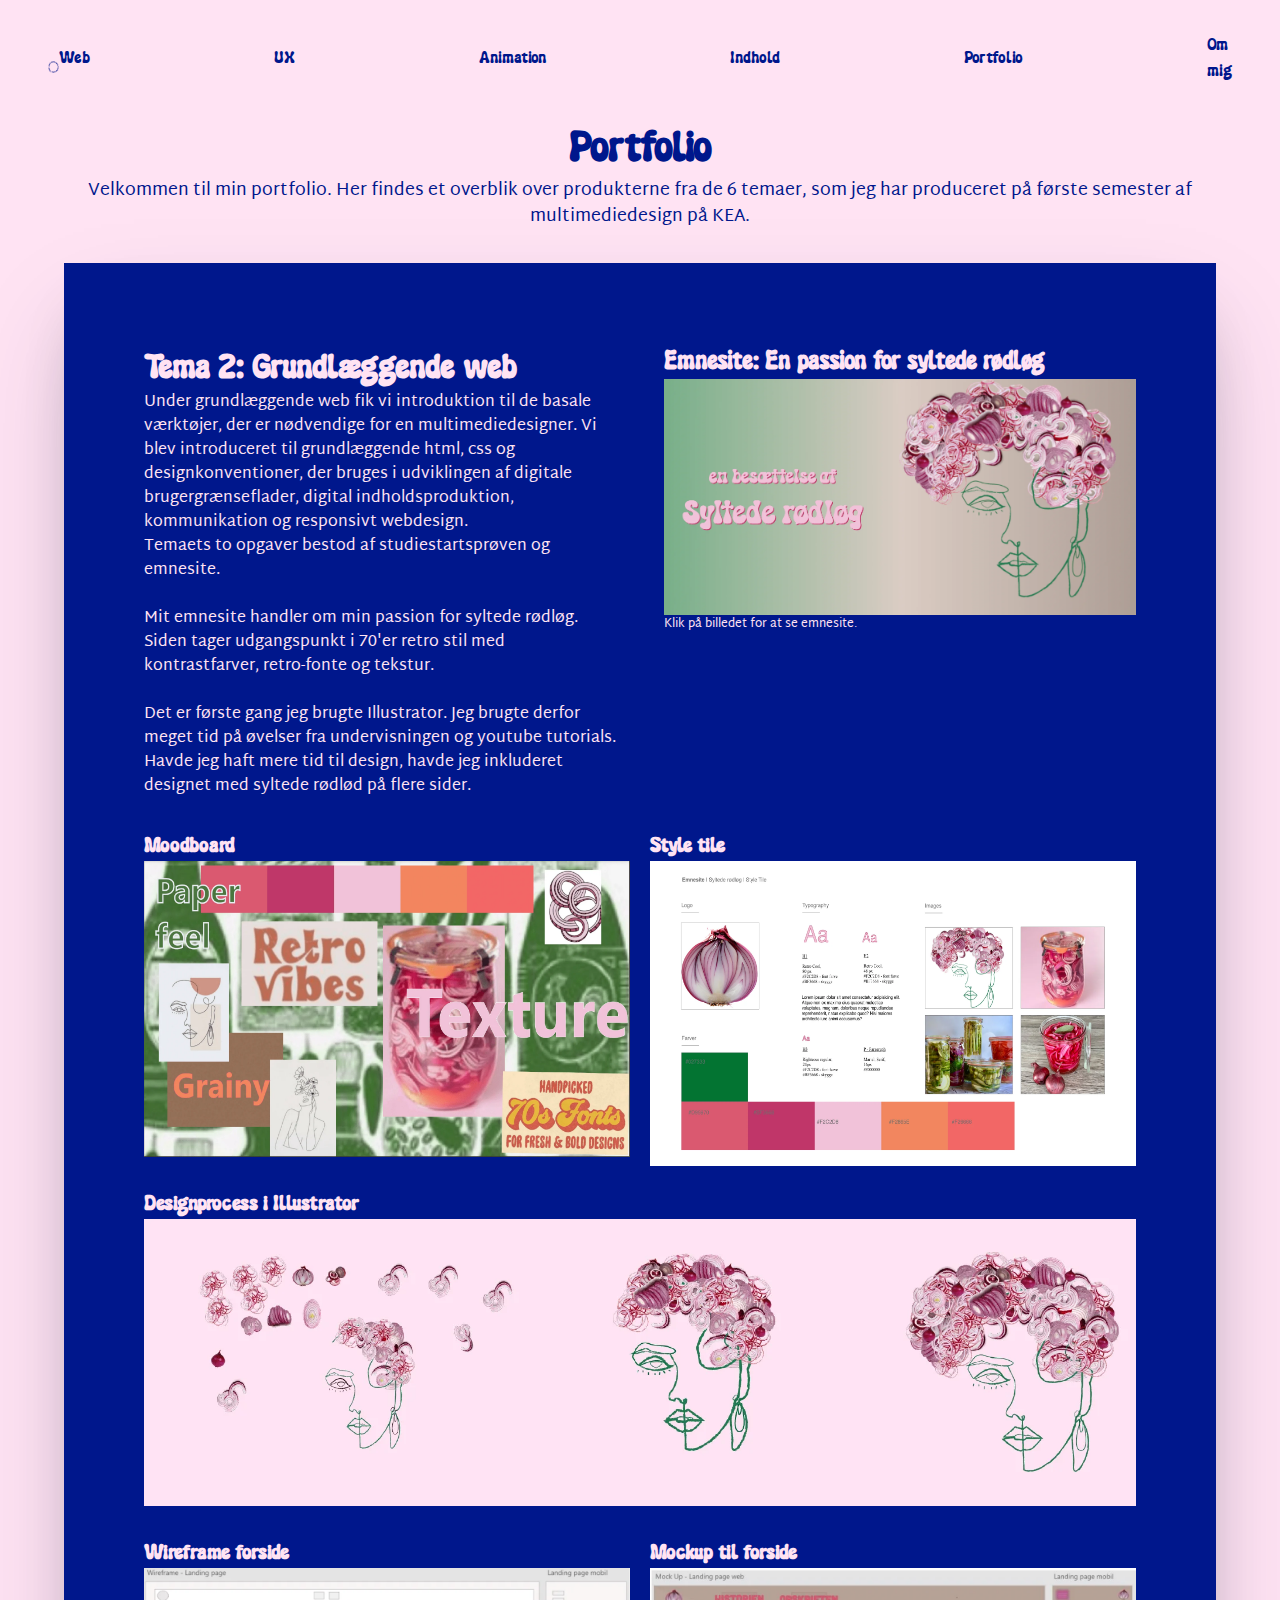
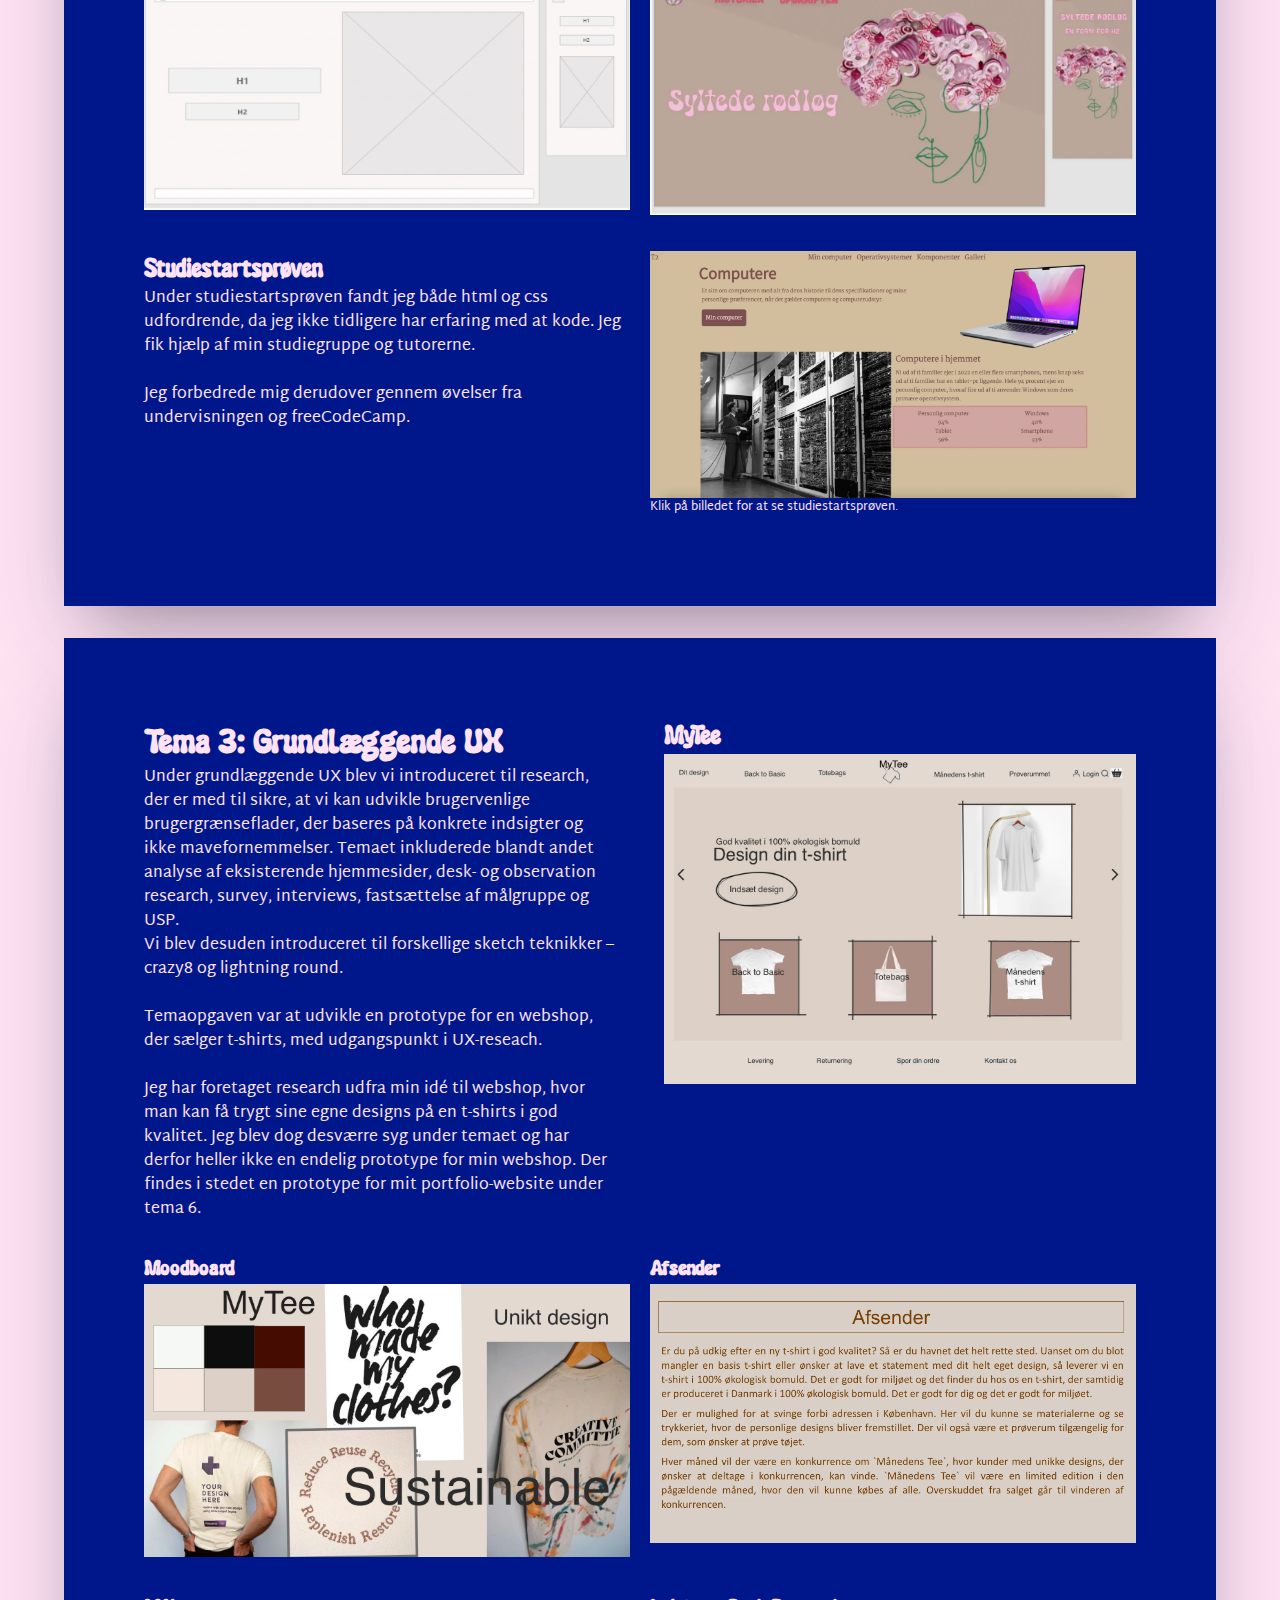
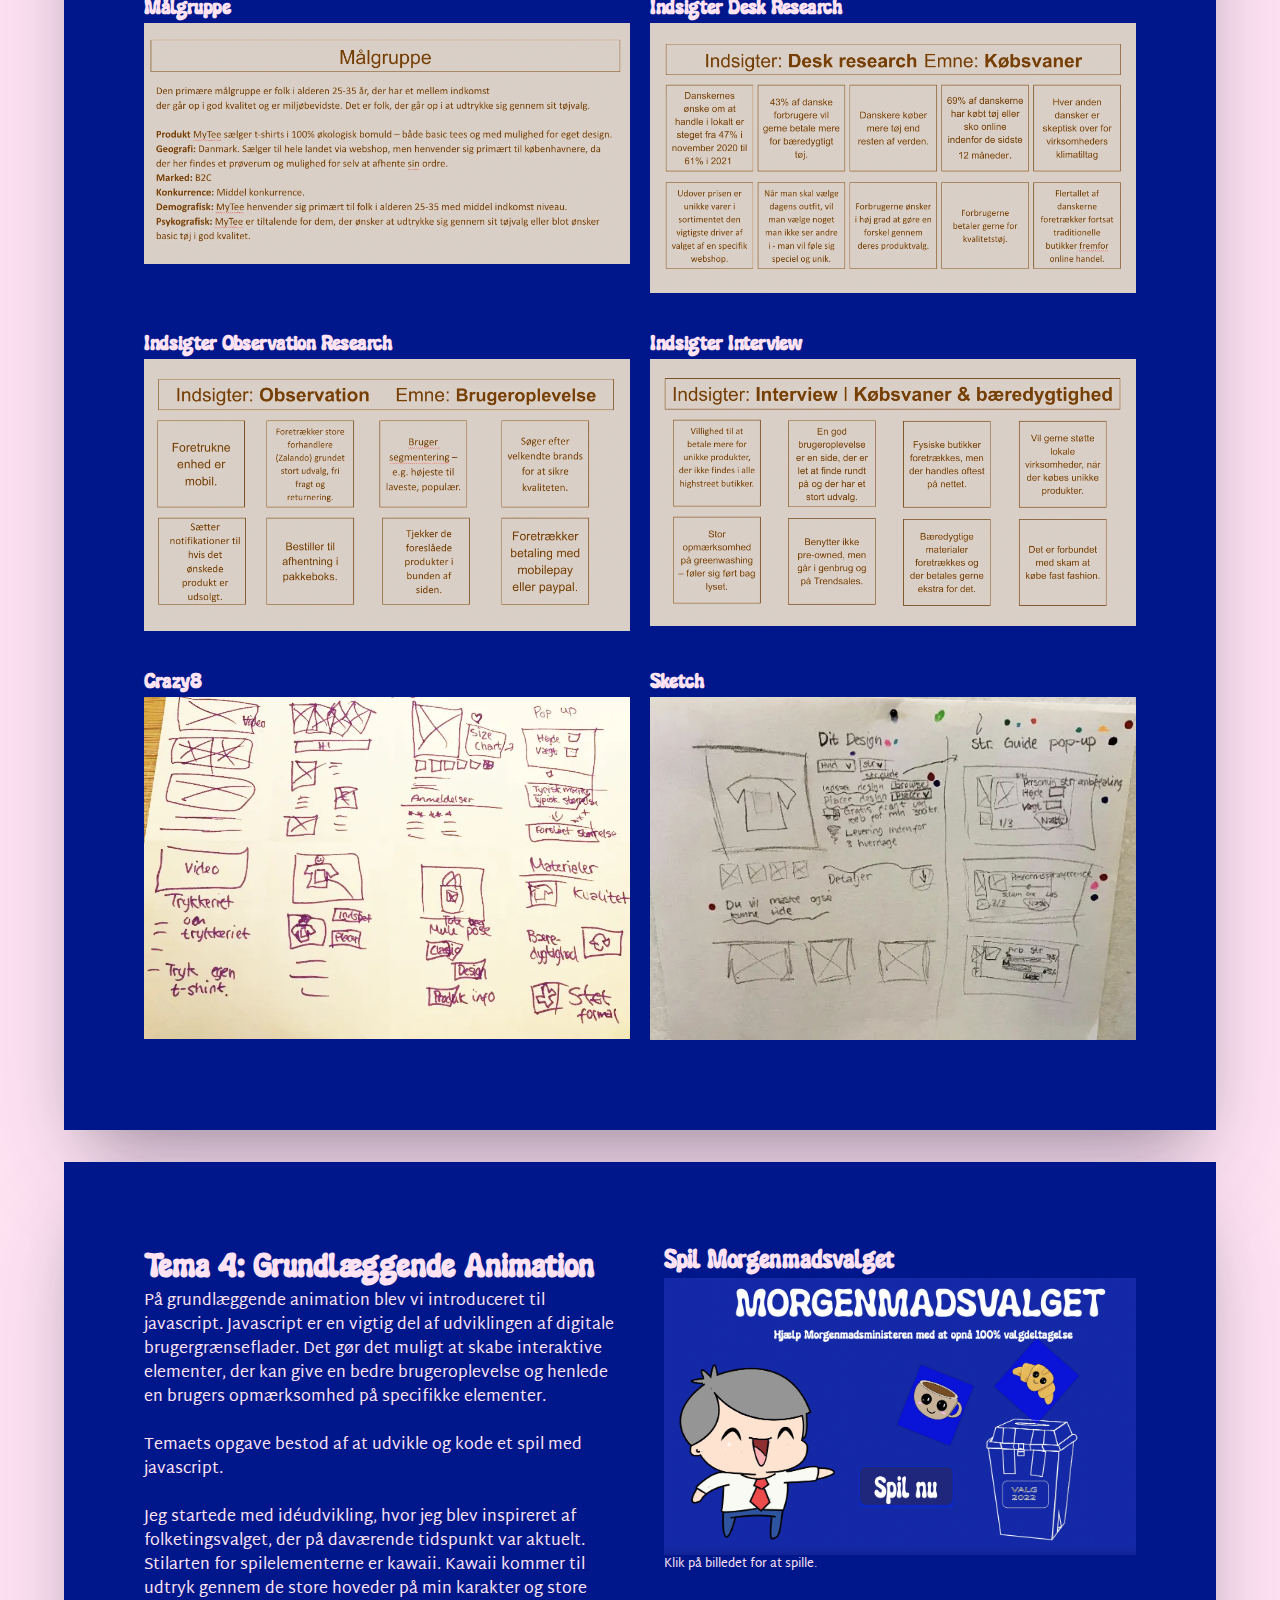
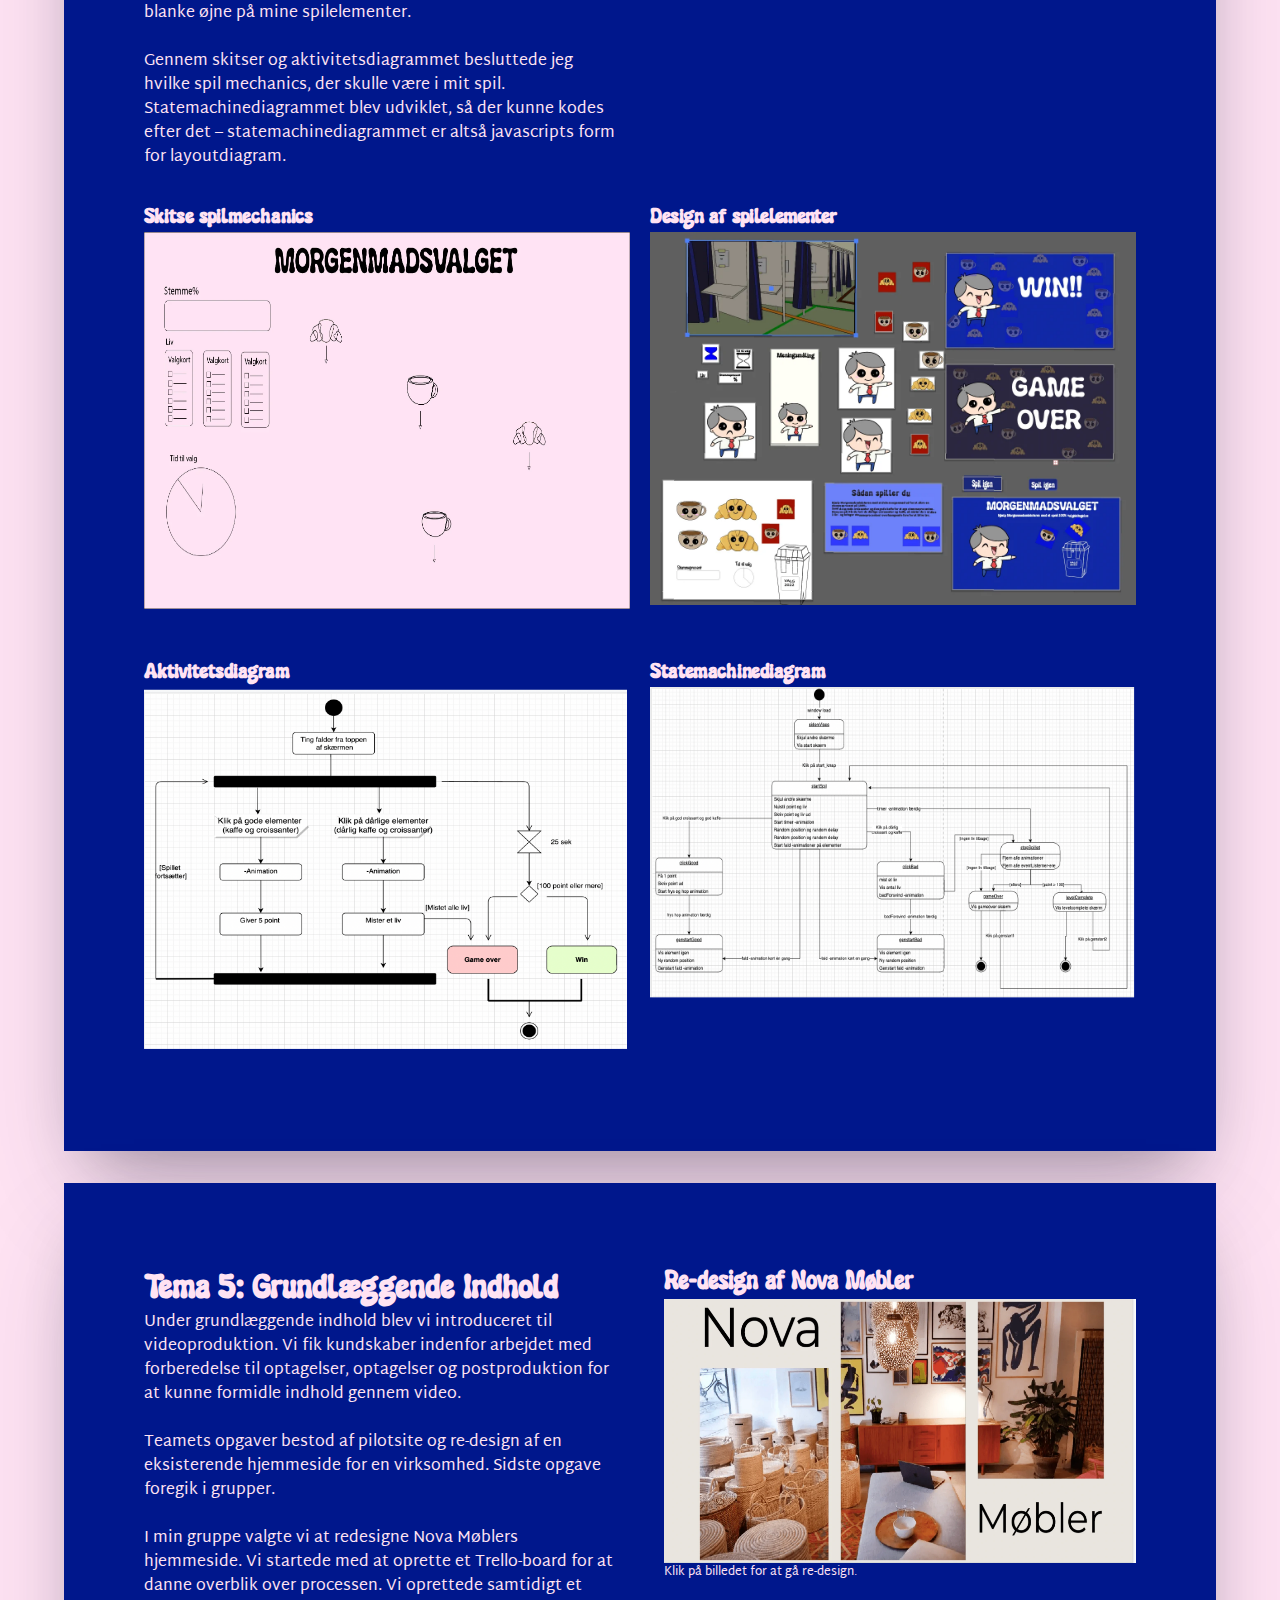
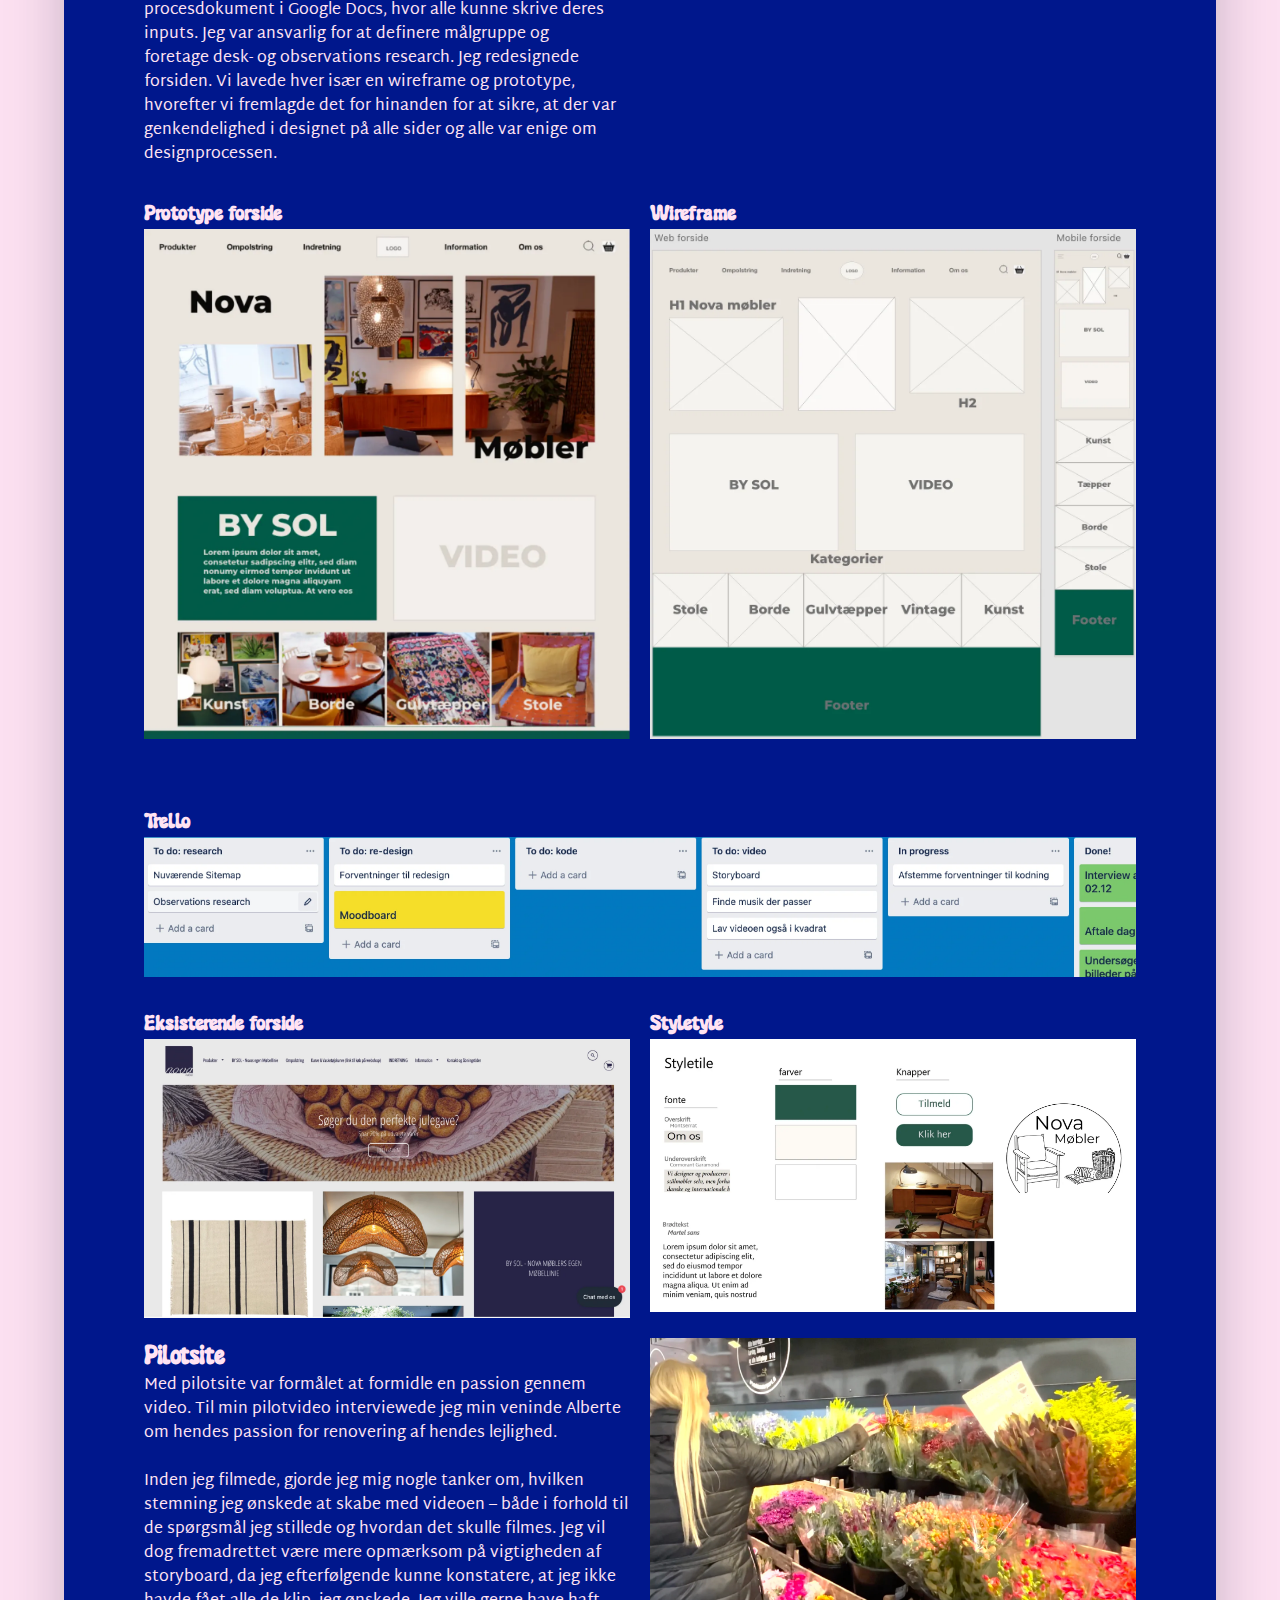
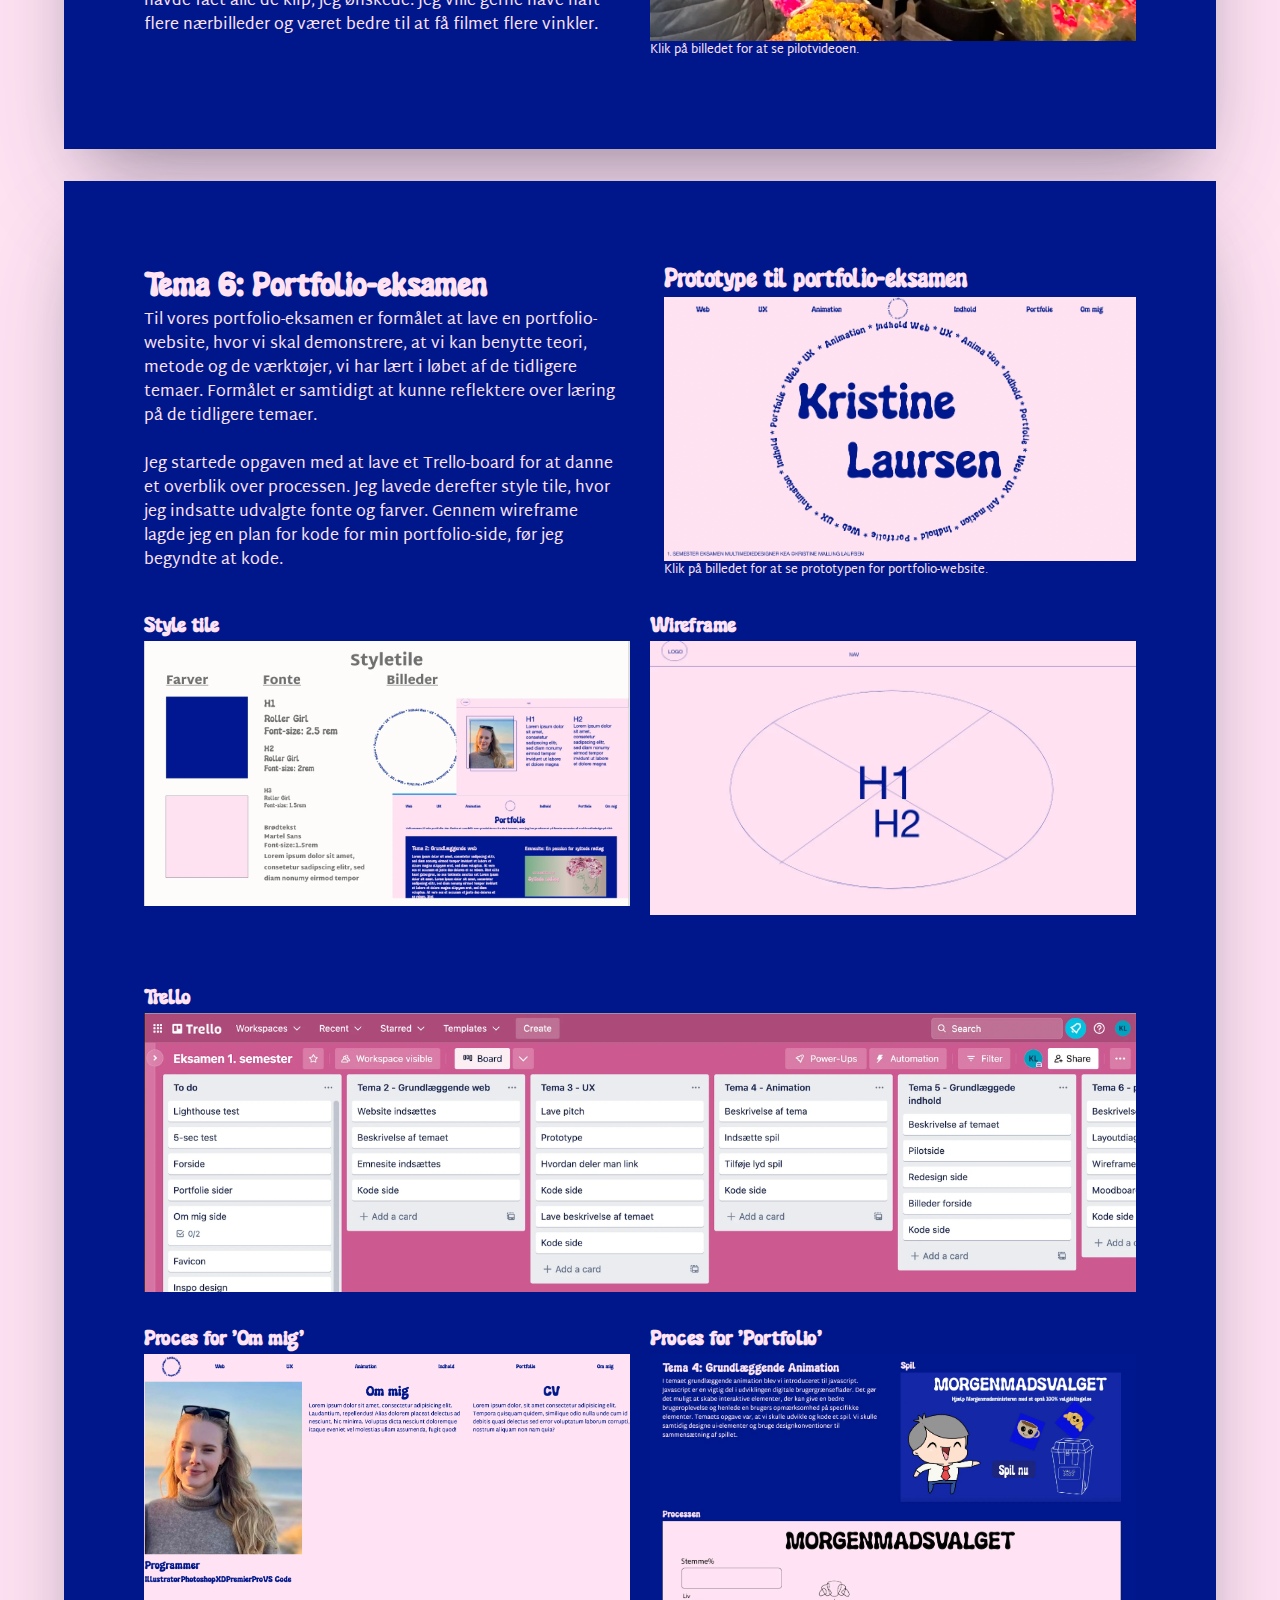
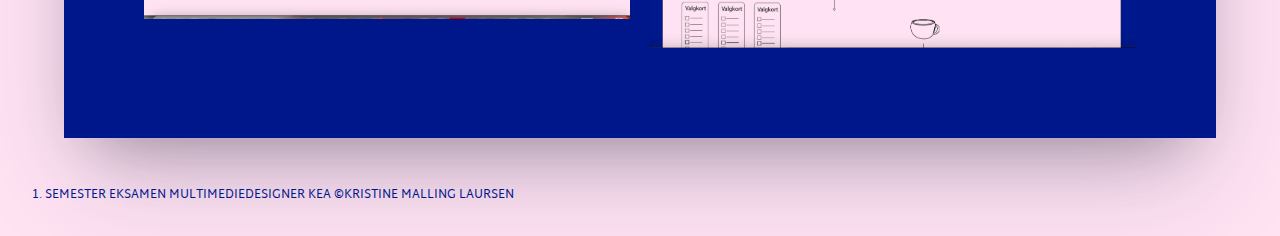
<file: portfolio.html>
<!DOCTYPE html>
<html lang="da">

<head>
    <meta charset="UTF-8">
    <meta http-equiv="X-UA-Compatible" content="IE=edge">
    <meta name="viewport" content="width=device-width, initial-scale=1.0">
    <link rel="stylesheet" href="general.css">
    <link rel="stylesheet" href="style.css">
    <link rel="stylesheet" href="hamburger.css">
    <link rel="icon" type="image/svg" sizes="32x32" href="imgs/favicon.svg">
    <link rel="preconnect" href="https://fonts.googleapis.com">
    <link rel="preconnect" href="https://fonts.gstatic.com" crossorigin>
    <link href="https://fonts.googleapis.com/css2?family=Martel+Sans&display=swap" rel="stylesheet">
    <title>Portfolio</title>
</head>

<body>
    <header>
        <nav class="navbar">
            <div class="logo2"><a href="index.html"><img src="imgs/logo2-8.webp" alt="Logo til forsiden"></a></div>

            <ul class="nav-menu">
                <li class="nav-item"><a href="portfolio.html#tema2">Web</a></li>
                <li class="nav-item"><a href="portfolio.html#tema3">UX</a></li>
                <li class="nav-item"><a href="portfolio.html#tema4">Animation</a></li>
                <li class="nav-item"><a href="portfolio.html#tema5">Indhold</a></li>
                <li class="nav-item"><a href="portfolio.html#tema6">Portfolio</a></li>
                <li class="nav-item"><a href="ommig.html">Om mig</a></li>
            </ul>
            <div class="hamburger">
                <span class="bar"></span>
                <span class="bar"></span>
                <span class="bar"></span>
            </div>
        </nav>
    </header>
    <main>
        <h1>Portfolio</h1>
        <p class="pport">Velkommen til min portfolio. Her findes et overblik over produkterne fra de 6 temaer, som jeg
            har produceret på første semester af multimediedesign på KEA.</p>

        <div class="bluebox" id="tema2">
            <div class="tema">
                <div>
                    <h2 class="h3pink">Tema 2: Grundlæggende web</h2>
                    <p class="order ppink">Under grundlæggende web fik vi introduktion til de basale værktøjer, der er
                        nødvendige for en multimediedesigner.
                        Vi blev introduceret til grundlæggende html, css og designkonventioner, der bruges i udviklingen
                        af digitale
                        brugergrænseflader, digital indholdsproduktion, kommunikation og responsivt webdesign. <br>
                        Temaets to opgaver bestod af studiestartsprøven og emnesite.
                        <br><br>
                        Mit emnesite handler om min passion for syltede rødløg. Siden tager udgangspunkt i 70'er retro
                        stil med kontrastfarver, retro-fonte og tekstur. <br><br> Det
                        er første gang jeg brugte Illustrator. Jeg brugte derfor meget tid på øvelser fra undervisningen
                        og youtube tutorials.
                        Havde jeg haft mere tid til design, havde jeg inkluderet designet med syltede rødlød på flere
                        sider.
                    </p>
                </div>
                <div>
                    <h3 class="h3pink">Emnesite: En passion for syltede rødløg</h3>
                    <a class="imglink" href="https://kristinemalling.dk/kea/02_web/02_emnesite/emnesite/index.html"><img
                            src="imgs/emneforside.webp" alt="Link til emnesite"></a>
                    <p class="plink">Klik på billedet for at se emnesite.</p>
                </div>

            </div>

            <div class="grid1_1">
                <div class="imgporto">
                    <p class="pporto">Moodboard</p>
                    <p class="ppink"></p>
                    <img src="imgs/moodboardemne-8.webp" alt="Moodboard til emnesite">
                </div>
                <div class="imgporto">
                    <p class="pporto">Style tile</p>
                    <img class="styleemne" src="imgs/styletileemne.webp" alt="Styletyle emnesite">
                </div>
            </div>

            <div>
                <p class="pporto">Designprocess i Illustrator</p>
                <img class="imgporto" src="imgs/designemne_1-8.webp" alt="Designprocess emnesite">
            </div>

            <div class="grid1_1">
                <div class="imgporto">
                    <p class="pporto">Wireframe forside</p>
                    <img src="imgs/wireemne.webp" alt="Wireframe emnesite forside">
                </div>
                <div>
                    <p class="pporto">Mockup til forside</p>
                    <img class="imgporto" src="imgs/mockupemne.webp" alt="Mockup emnesite">
                </div>

                <div>
                    <h3 class="ppink">Studiestartsprøven</h3>
                    <p class="ppink order">Under studiestartsprøven fandt jeg både html og css udfordrende, da jeg ikke
                        tidligere har erfaring med at kode. Jeg fik hjælp af min studiegruppe og tutorerne.
                        <br><br> Jeg forbedrede mig
                        derudover gennem øvelser fra
                        undervisningen og freeCodeCamp.
                    </p>
                </div>

                <div><a class="imglink" href="https://kristinemalling.dk/kea/02_web/01_website/website/index.html"><img
                            src="imgs/studiestarts.webp" alt="Link til studiestartsprøven"></a>
                    <p class="plink">Klik på billedet for at se studiestartsprøven.</p>
                </div>
            </div>
        </div>


        <div class="bluebox" id="tema3">
            <div class="tema">
                <div>
                    <h2 class="h3pink">Tema 3: Grundlæggende UX</h2>
                    <p class="order ppink">Under grundlæggende UX blev vi introduceret til research, der er med til
                        sikre, at vi kan udvikle brugervenlige
                        brugergrænseflader, der baseres på konkrete indsigter og ikke mavefornemmelser. Temaet
                        inkluderede blandt andet analyse af
                        eksisterende hjemmesider, desk- og observation research, survey, interviews, fastsættelse af
                        målgruppe og USP.
                        <br>
                        Vi blev desuden introduceret til forskellige sketch teknikker – crazy8 og lightning round.
                        <br><br>
                        Temaopgaven var at udvikle en prototype for en webshop, der sælger t-shirts, med udgangspunkt i
                        UX-reseach.
                        <br><br>
                        Jeg har foretaget research udfra min idé til webshop, hvor man kan få trygt sine egne designs på
                        en
                        t-shirts i god kvalitet. Jeg blev dog desværre syg under temaet og har derfor heller ikke en
                        endelig prototype for min
                        webshop. Der findes i stedet en prototype for mit portfolio-website under tema 6.
                    </p>
                </div>
                <div>
                    <h3 class="h3pink">MyTee</h3>
                    <img src="imgs/uxproto.webp" alt="Forside til prototype">
                </div>
            </div>



            <div class="grid1_1">
                <div class="imgproto">
                    <p class="pporto">Moodboard</p>
                    <img src="imgs/moodux.webp" alt="Moodboard">
                </div>
                <div class="imgproto">
                    <p class="pporto">Afsender</p>
                    <img src="imgs/afsender.webp" alt="Afsender: MyTee ">
                </div>
                <div class="imgproto">
                    <p class="pporto">Målgruppe</p>
                    <img src="imgs/maalgruppe.webp" alt="Målgruppe ">
                </div>
                <div class="imgproto">
                    <p class="pporto">Indsigter Desk Research</p>
                    <img src="imgs/desk.webp" alt="Indsigter desk research">
                </div>
                <div class="imgproto">
                    <p class="pporto">Indsigter Observation Research</p>
                    <img src="imgs/observation.webp" alt="Indsigter observations research">
                </div>
                <div class="imgproto">
                    <p class="pporto">Indsigter Interview</p>
                    <img src="imgs/interview.webp" alt="Indsigter fra interview">
                </div>
                <div class="imgproto">
                    <p class="pporto">Crazy8</p>
                    <img src="imgs/crazy8.webp" alt="Crazy 8 skitser">
                </div>
                <div class="imgproto">
                    <p class="pporto">Sketch</p>
                    <img src="imgs/sketch2.webp" alt="Sketch til UX">
                </div>


            </div>
        </div>


        <div class="bluebox" id="tema4">
            <div class="tema">
                <div>
                    <h2 class="h3pink">Tema 4: Grundlæggende Animation</h2>
                    <p class="order ppink">På grundlæggende animation blev vi introduceret til javascript. Javascript er
                        en vigtig del af udviklingen af digitale
                        brugergrænseflader. Det gør det muligt at skabe interaktive elementer, der kan give en bedre
                        brugeroplevelse og henlede
                        en brugers opmærksomhed på specifikke elementer.
                        <br><br>
                        Temaets opgave bestod af at udvikle og kode et spil med javascript.
                        <br><br>
                        Jeg startede med idéudvikling, hvor jeg blev inspireret af folketingsvalget, der på daværende
                        tidspunkt var aktuelt.
                        Stilarten for spilelementerne er kawaii. Kawaii kommer til udtryk
                        gennem de store hoveder på min karakter og store blanke øjne på mine spilelementer.
                        <br><br>
                        Gennem skitser og aktivitetsdiagrammet besluttede jeg hvilke spil mechanics, der skulle være i
                        mit spil.
                        Statemachinediagrammet blev udviklet, så der kunne kodes efter det – statemachinediagrammet er
                        altså javascripts form
                        for layoutdiagram.

                    </p>
                </div>
                <div>
                    <h3 class="h3pink">Spil Morgenmadsvalget</h3>
                    <a class="imglink" href="http://kristinemalling.dk/kea/04_animation/website/spil.html"><img
                            src="imgs/spil.webp" alt="Link til spil"></a>
                    <p class="plink">Klik på billedet for at spille.</p>
                </div>
            </div>


            <div class="grid1_1">
                <div class="imgporto">
                    <p class="pporto">Skitse spilmechanics</p>
                    <img class="imgskitse" src="imgs/skitsespil-8.webp" alt="Skitse over spilmechanics">
                </div>
                <div class="imgporto">
                    <p class="pporto">Design af spilelementer</p>
                    <img src="imgs/designanimation.webp" alt="Overblik over design af spilelementer">
                </div>
                <div class="imgporto">
                    <p class="pporto">Aktivitetsdiagram</p>
                    <img class="imgaktiv" src="imgs/aktivitetsdiagram.svg" alt="Aktivitetsdiagram til spil">
                </div>
                <div class="imgporto">
                    <p class="pporto">Statemachinediagram</p>
                    <img src="imgs/statemachinediagram.svg" alt="State machine diagram til spil">
                </div>
            </div>
        </div>

        <div class="bluebox" id="tema5">
            <div class="tema">
                <div>
                    <h2 class="h3pink">Tema 5: Grundlæggende Indhold</h2>
                    <p class="order ppink">Under grundlæggende indhold blev vi introduceret til videoproduktion. Vi fik
                        kundskaber indenfor arbejdet med
                        forberedelse til optagelser, optagelser og postproduktion for at kunne formidle indhold gennem
                        video.
                        <br><br>
                        Teamets opgaver bestod af pilotsite og re-design af en eksisterende hjemmeside for en
                        virksomhed. Sidste opgave foregik
                        i grupper.
                        <br><br>
                        I min gruppe valgte vi at redesigne Nova Møblers hjemmeside. Vi startede med at oprette et
                        Trello-board for at danne overblik
                        over processen. Vi oprettede samtidigt et procesdokument i Google Docs, hvor alle kunne skrive
                        deres inputs.
                        Jeg var ansvarlig for at definere målgruppe og foretage desk- og observations research.
                        Jeg redesignede forsiden. Vi lavede hver især en wireframe og prototype, hvorefter vi fremlagde
                        det for hinanden for at
                        sikre, at der var genkendelighed i designet på alle sider og alle var enige om designprocessen.
                    </p>
                </div>
                <div>
                    <h3 class="h3pink">Re-design af Nova Møbler</h3>
                    <a class="imglink"
                        href="https://anah0116.github.io/redesign/index.html?fbclid=IwAR0W9nzUjNmqEOOlPhowPrPcq5JL750Xxwn0wl8zhuokPEd6Xm_YjHjvazQ"><img
                            src="imgs/forsideredesign.webp" alt="Link til re-design"></a>
                    <p class="plink">Klik på billedet for at gå re-design.</p>
                </div>
            </div>


            <div class="grid1_1">
                <div class="imgporto">
                    <p class="pporto">Prototype forside</p>
                    <img src="imgs/protonova.webp" alt="Prototype forside Nova Møbler">
                </div>
                <div class="imgporto">
                    <p class="pporto">Wireframe</p>
                    <img src="imgs/wireframenova.webp" alt="Wireframe til redesign af Nova Møbler">
                </div>
                <div class="imgporto">
                </div>
            </div>
            <div class="imgporto">
                <p class="pporto">Trello</p>
                <img src="imgs/trellonova.webp" alt="Trelloboard til redesign af Nova Møbler">
            </div>
            <div class="grid1_1">
                <div>
                    <p class="pporto">Eksisterende forside</p>
                    <img src="imgs/novaudgangs.webp" alt="Nova møbler eksisterende forside">
                </div>
                <div class="imgporto">
                    <p class="pporto">Styletyle</p>
                    <img src="imgs/stylenova.webp" alt="Styletyle Nova Møbler">
                </div>
            </div>




            <div class="grid1_1">
                <div>
                    <h3 class="h3pink">Pilotsite</h3>
                    <p class="ppink">Med pilotsite var formålet at formidle en passion gennem video. Til min pilotvideo
                        interviewede jeg min veninde
                        Alberte om hendes passion for renovering af hendes lejlighed. <br><br>
                        Inden jeg filmede, gjorde jeg mig nogle tanker om, hvilken stemning jeg ønskede at skabe med
                        videoen – både i forhold
                        til de spørgsmål jeg stillede og hvordan det skulle filmes. Jeg vil dog fremadrettet være mere
                        opmærksom på vigtigheden
                        af storyboard, da jeg efterfølgende kunne konstatere, at jeg ikke havde fået alle de klip, jeg
                        ønskede. Jeg ville gerne
                        have haft flere nærbilleder og været bedre til at få filmet flere vinkler.

                    </p>
                </div>

                <div><a class="imglink" href="https://kris83t6.github.io/pilotsite/"><img src="imgs/pilotimg.webp"
                            alt="Link til pilotsite"></a>
                    <p class="plink">Klik på billedet for at se pilotvideoen.</p>
                </div>
            </div>

        </div>

        <div class="bluebox" id="tema6">
            <div class="tema">
                <div>
                    <h2 class="h3pink">Tema 6: Portfolio-eksamen</h2>
                    <p class="order ppink">Til vores portfolio-eksamen er formålet at lave en portfolio-website, hvor vi
                        skal demonstrere, at vi kan benytte teori,
                        metode og de værktøjer, vi har lært i løbet af de tidligere temaer. Formålet er samtidigt at
                        kunne reflektere over
                        læring på de tidligere temaer. <br><br>
                        Jeg startede opgaven med at lave et Trello-board for at danne et overblik over processen. Jeg
                        lavede derefter
                        style tile, hvor jeg indsatte udvalgte fonte og farver. Gennem wireframe lagde jeg en plan for
                        kode for min
                        portfolio-side, før jeg begyndte at kode.</p>
                </div>
                <div>
                    <h3 class="h3pink">Prototype til portfolio-eksamen</h3>
                    <a class="imglink" href="https://xd.adobe.com/view/45571fe5-14ad-4d1b-bba0-73bd0b051daf-1004/"><img
                            src="imgs/portoimg1.webp" alt="Link til prototype"></a>
                    <p class="plink">Klik på billedet for at se prototypen for portfolio-website.</p>
                </div>
            </div>

            <div class="grid1_1">
                <div class="imgporto">
                    <p class="pporto">Style tile</p>
                    <img src="imgs/styletileporto.webp" alt="Style tile">
                </div>
                <div class="imgporto">
                    <p class="pporto">Wireframe</p>
                    <img src="imgs/wireporto.webp" alt="Wireframe">
                </div>
                <div class="imgporto">
                </div>
            </div>
            <div class="imgporto">
                <p class="pporto">Trello</p>
                <img src="imgs/trelloporto.webp" alt="Trelloboard">
            </div>
            <div class="grid1_1">
                <div class="imgporto">
                    <p class="pporto">Proces for 'Om mig'</p>
                    <img src="imgs/portodoku2.webp" alt="Proces kodning">
                </div>
                <div>
                    <p class="pporto">Proces for 'Portfolio'</p>
                    <img src="imgs/portodoku3.webp" alt="Proces kodning">
                </div>
            </div>
        </div>





    </main>
    <footer class="pfoot">
        <p>1. SEMESTER EKSAMEN MULTIMEDIEDESIGNER KEA ©KRISTINE MALLING LAURSEN</p>
    </footer>
    <script src="script.js"></script>
</body>

</html>
</file>
<file: style.css>
/*** Fonts ***/

@font-face {
  font-family: "roller_girfreepersonalusedemo";
  src: url("fonts/rollergirl-freepersonalusedemo-webfont.woff2") format("woff2"), url("fonts/rollergirl-freepersonalusedemo-webfont.woff") format("woff");
  font-weight: normal;
  font-style: normal;
}

.forsideimg {
  height: 100%;
  width: auto;
}

.hide {
  display: none;
}

.grid1_1_1_1 {
  display: flex;
  flex-direction: row;
  justify-content: center;
  gap: 1rem;
}

.forside1_1_1 {
  display: grid;
  grid-template-columns: 1fr 3fr 1fr;
  align-items: center;
}

.pfoot {
  font-size: 0.75rem;
  margin-top: 5rem;
}

@media (min-width: 800px) {
  .pfoot {
    font-size: 0.75rem;
    margin-top: 3rem;
  }
  /**** Forside ****/
  #forside_container {
    aspect-ratio: 1/1;
    width: 70%;
    height: auto;
    display: block;
    margin: auto;
    background-image: url("imgs/forsideimg-8.webp");
    background-size: 100%;
    background-repeat: no-repeat;
  }

  .stjerne {
    width: 20%;
    margin-left: 17rem;
    margin-bottom: 7rem;
  }

  .stjerne1 {
    width: 20%;
    margin-bottom: 8rem;
  }

  .drej {
    animation-name: drej_kf;
    animation-duration: 10s;
    animation-iteration-count: infinite;
    animation-timing-function: linear;
    animation-fill-mode: both;
    transform-origin: center;
  }

  @keyframes drej_kf {
    0% {
      rotate: 360deg;
    }
  }

  /**** Grids ****/
  .grid1_1 {
    display: grid;
    grid-template-columns: 1fr 1fr;
    gap: 20px;
    margin: 10px 0;
  }

  .grid1_1_1 {
    display: grid;
    grid-template-columns: 1fr 1fr 1fr;
    gap: 20px;
    margin: 10px 0;
  }

  .grid1_1_1_1 {
    display: flex;
    flex-direction: row;
    justify-content: center;
    gap: 1rem;
  }
  /*** Portfolie ***/
  .tema {
    display: grid;
    grid-template-columns: 1fr 1fr;
    gap: 3rem;
    margin-bottom: 1rem;
  }

  .hide1 {
    display: none;
  }

  .order {
    order: 1;
  }
}
</file>
<file: hamburger.css>
*{
    padding:0;
    margin: 0;
    box-sizing: border-box ;
}

header{
    background-color: #FFE3F3;
}

li {
    list-style: none;
}

a{
    color:#00178C;
    text-decoration: none;
    font-family: 'roller_girfreepersonalusedemo';
} 

a:hover{
    font-size: 1.5rem;
}

.navbar{
min-height: 70px;
display: flex;
justify-content: space-between;
align-items: center;
margin: 1rem;

}

.nav-menu{
    display: flex;
    justify-content: space-between;
    align-items: center;
    gap: 11.5rem;
  
}

.hamburger{
    display: none;
    cursor: pointer;
}

.bar{
    display:block;
    width: 25px;
    height:3px;
    margin:5px auto;
    -webkit-transition: all 0.3s ease-in-out;
    transition: all 0.3s ease-in-out;
    background-color: #00178C;
}


     /*bruges til mobilformat*/
@media (max-width: 800px){
     .hamburger {
        display:block; 
     }
     .hamburger.active bar:nth-child(2){
        opacity: 0;
     }
     .hamburger.active bar:nth-child(1){
        transform: translateY(8px) rotate(45deg );
     }
     .hamburger.active bar:nth-child(3){
        transform: translateY(-8px) rotate(-45deg);
     }

     .nav-menu{
        position: fixed; 
        left:-100%;
        top:100px;
        gap:0;  
        flex-direction: column;
        background-color: #FFE3F3;
        width:100%;
        text-align: center; 
        transition:0.3s;  
     }

     .nav-item{
        margin: 16px 0;
     }

     .nav-menu.active{
        left: 0;
     }

     .logo2{
        display: block;
     }
  
  }
</file>
<file: general.css>
/*************** Reset *********************/
* {
  margin: 0;
  padding: 0;
  box-sizing: border-box;
}

img {
  width: 100%;
  height: auto;
  display: block;
}

/**** text ****/

h1 {
  color: #00178c;
  font-family: "roller_girfreepersonalusedemo";
  font-size: 2.5rem;
  text-align: center;
}

h2 {
  color: #00178c;
  font-family: "roller_girfreepersonalusedemo";
  font-size: 2rem;
  text-align: left;
}

h3 {
  color: #00178c;
  font-family: "roller_girfreepersonalusedemo";
  font-size: 1.5rem;
  text-align: left;
}

.h3om {
  text-align: center;
}

body {
  background-color: #ffe3f3;
  line-height: 1.5;
  margin: 2rem;
}

p {
  color: #00178c;
  text-align: left;
  font-family: "Martel Sans", sans-serif;
}

ul li {
  color: #00178c;
  text-align: left;
  font-family: "Martel Sans", sans-serif;
  margin-bottom: 1rem;
}

.ppink {
  color: #ffe3f3;
}

.plink {
  color: #ffe3f3;
  font-size: 0.75rem;
}

.pporto {
  color: #ffe3f3;
  font-family: "roller_girfreepersonalusedemo";
  font-weight: bold;
  font-size: 1.25rem;
  margin-top: 1rem;
}

.pom {
  color: #00178c;
  font-family: "roller_girfreepersonalusedemo";
  font-weight: bold;
  font-size: 1.25rem;
}

.h2om {
  margin-top: 2rem;
}

.pport {
  text-align: center;
  font-size: 1.1rem;
}

.h3pink {
  color: #ffe3f3;
}

/*** Forside ***/
#forsideh1 {
  display: block;
  font-family: "roller_girfreepersonalusedemo";
  font-size: 4rem;
  text-align: center;
  color: #00178c;
}

#forsideh2 {
  color: #00178c;
  font-family: "roller_girfreepersonalusedemo";
  font-size: 3rem;
  text-align: center;
}

.fh1 {
  padding-top: 3rem;
}

/*** Portfolie ***/
.bluebox {
  background-color: #00178c;
  padding: 2rem;
  margin-top: 1rem;
  box-shadow: rgba(50, 50, 93, 0.25) 0px 50px 100px -20px, rgba(0, 0, 0, 0.3) 0px 30px 60px -30px;
}

.imgporto {
  margin-bottom: 1rem;
}

.imgskitse {
  height: 90%;
}

.imgaktiv {
  height: 90%;
}

/*** Logo ***/
.logo {
  display: grid;
}

.logo img:hover {
  width: 105%;
}

.imgsoeg {
  width: 100%;
  margin-top: 1.5rem;
  margin-bottom: 1rem;
}

@media (min-width: 800px) {
  .bluebox {
    background-color: #00178c;
    padding: 5rem;
    margin: 2rem;
    box-shadow: rgba(50, 50, 93, 0.25) 0px 50px 100px -20px, rgba(0, 0, 0, 0.3) 0px 30px 60px -30px;
  }

  .imgporto {
    margin-bottom: 1rem;
  }

  .styleemne {
    height: 89%;
  }

  .imglink {
    transition: 1s;
  }

  .imglink img:hover {
    width: 107%;
  }

  .imgai {
    width: 6%;
  }

  .imgsoeg {
    width: 100%;
    margin-bottom: 1rem;
  }

  /*** Forside ***/
  #forsideh1 {
    display: block;
    font-family: "roller_girfreepersonalusedemo";
    font-size: 4rem;
    text-align: center;
    color: #00178c;
    margin-top: 9rem;
  }

  #forsideh2 {
    color: #00178c;
    font-family: "roller_girfreepersonalusedemo";
    font-size: 3rem;
    text-align: center;
  }
}
</file>
